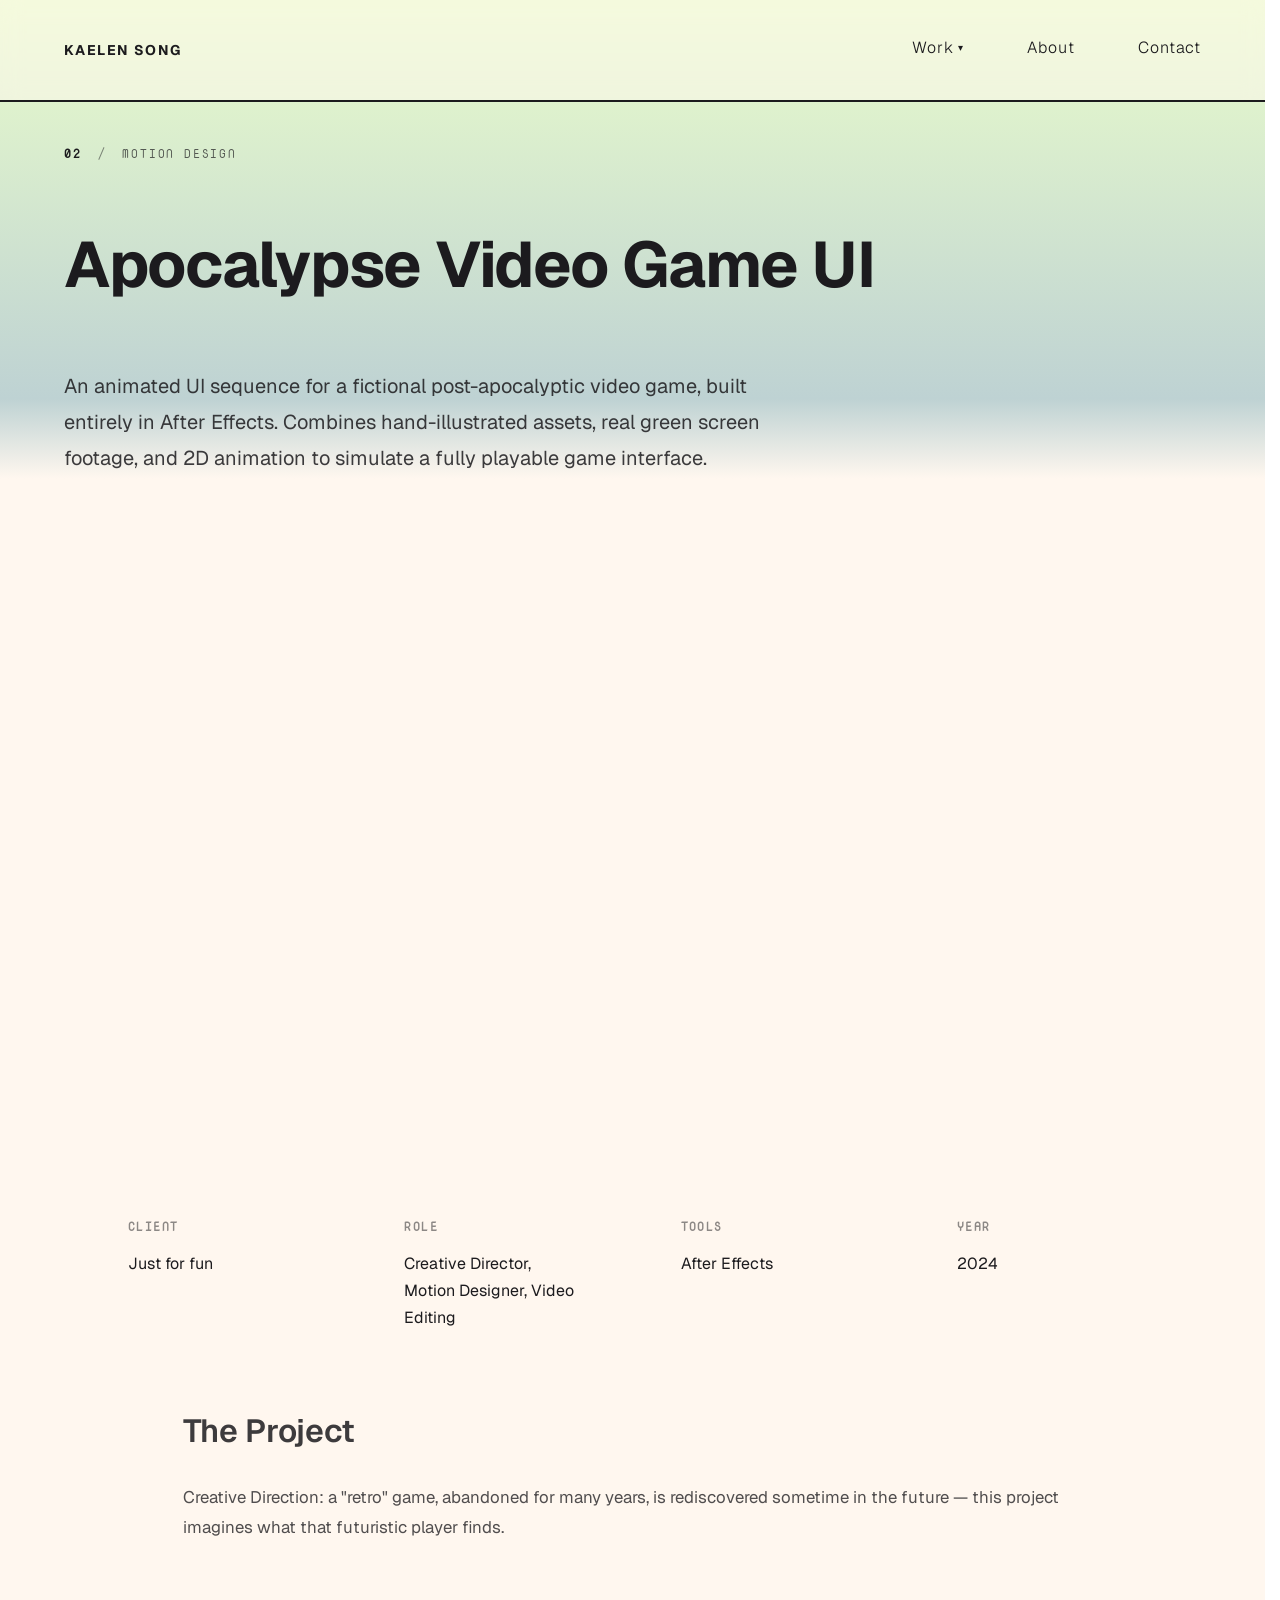
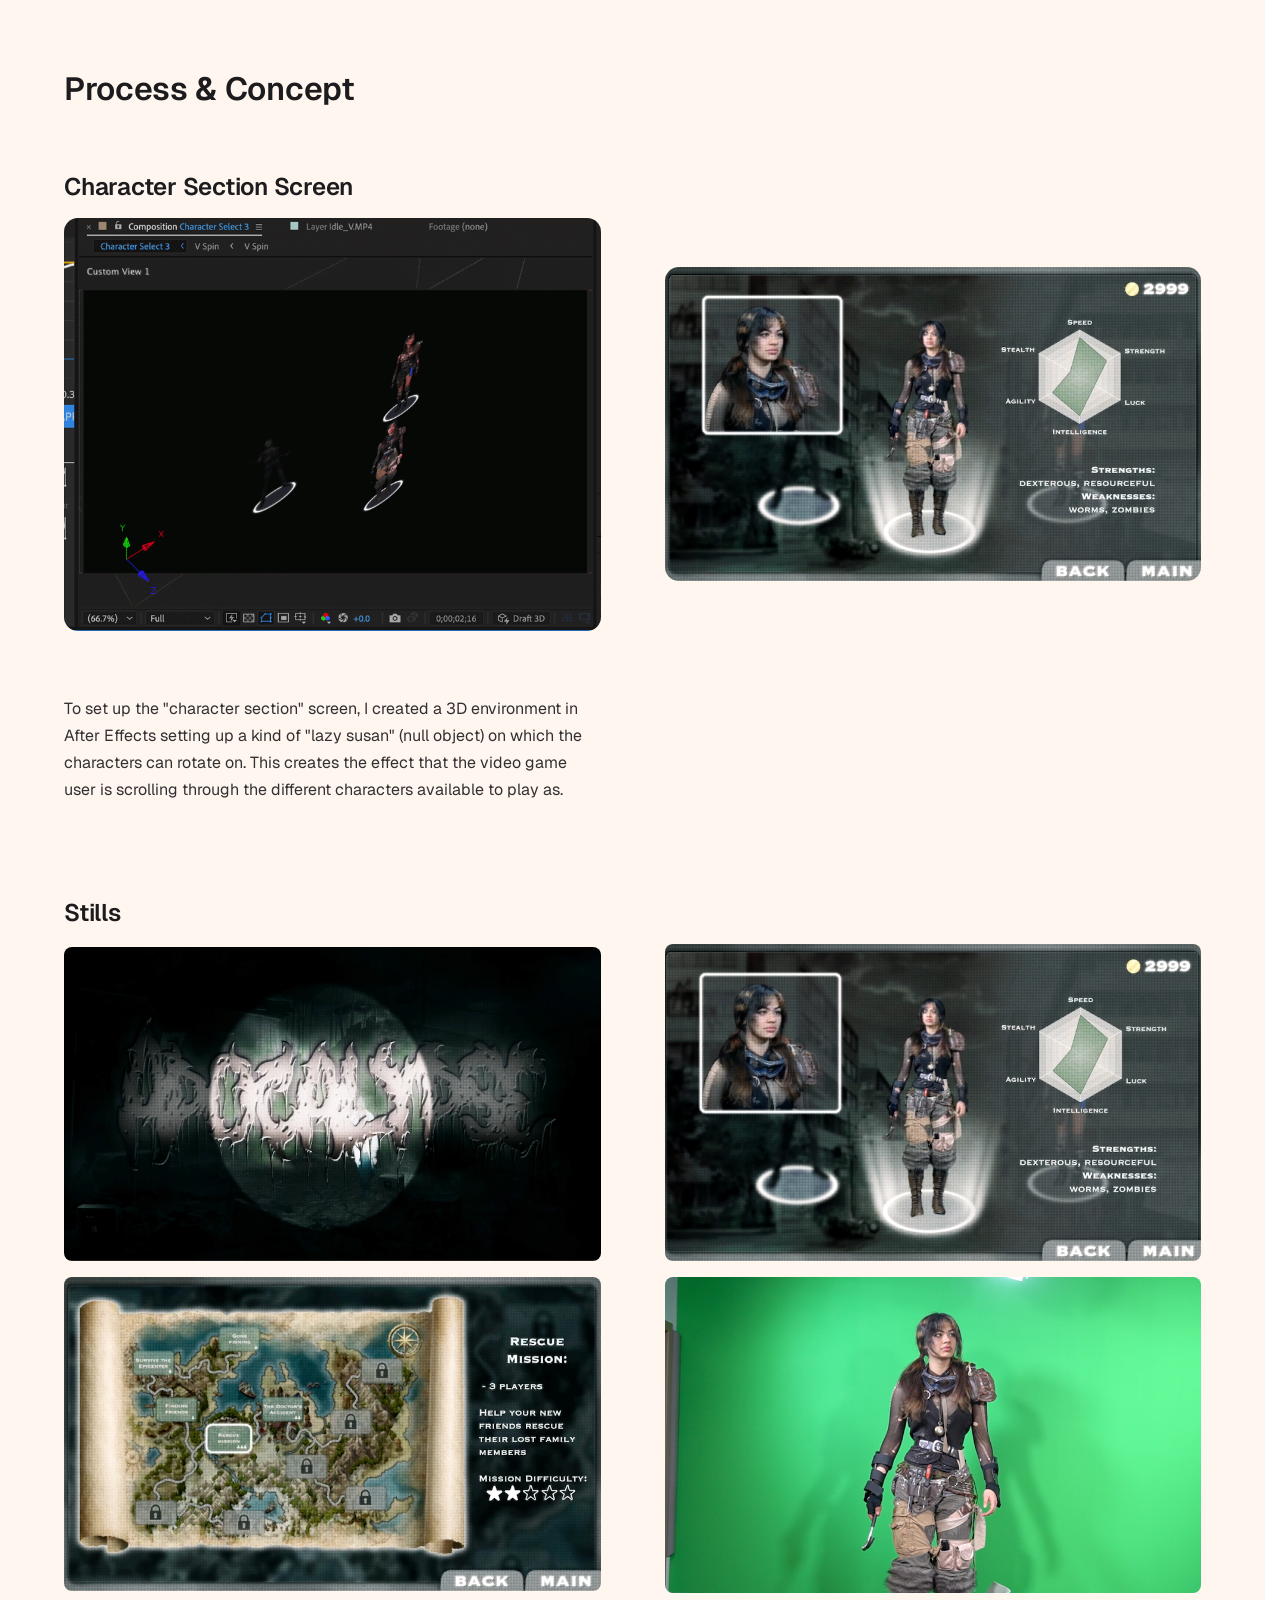
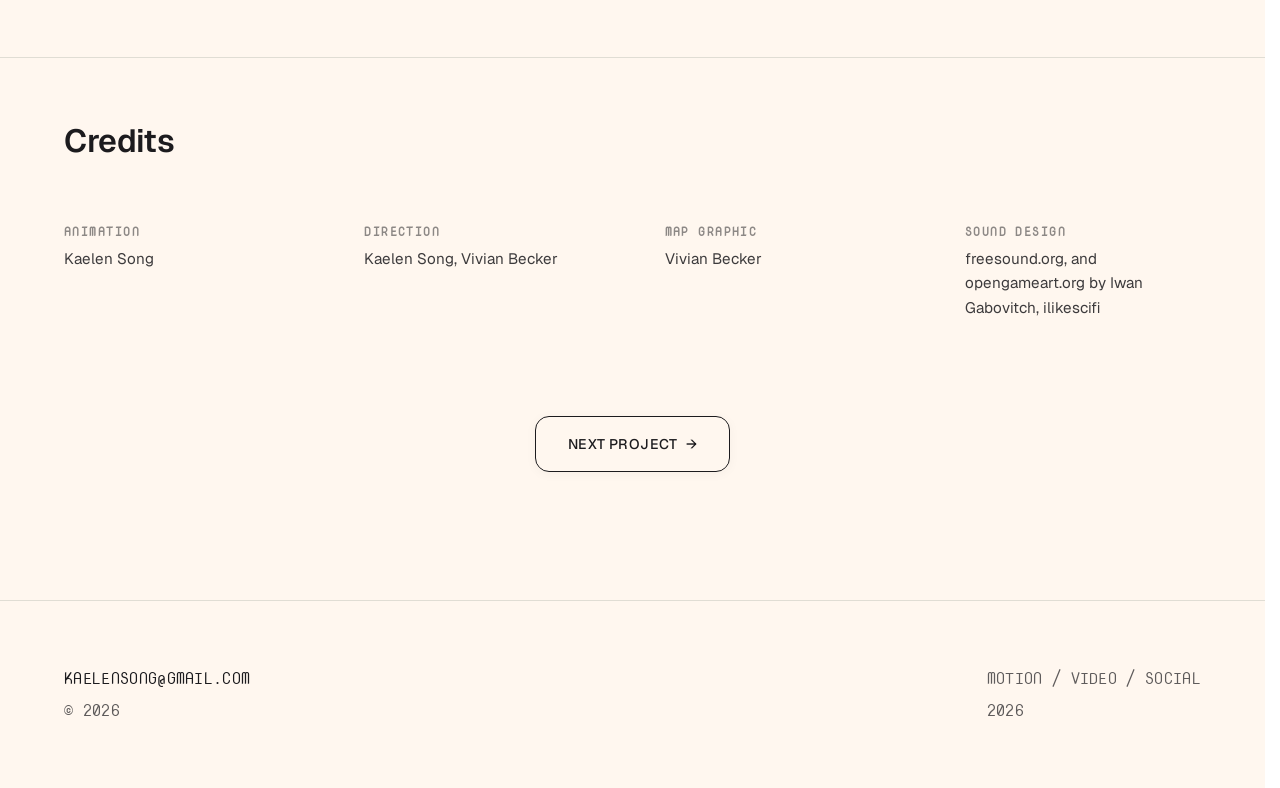
<file: projects/apocalypse.html>
<!DOCTYPE html>
<!-- apocalypse.html -->
<html lang="en">
<head>
    <meta charset="UTF-8">
    <meta name="viewport" content="width=device-width, initial-scale=1.0">
    <title>Apocalypse Video Game UI — Kaelen Song</title>
    <link rel="stylesheet" href="../style/style.css">
    <link href="https://fonts.googleapis.com/css2?family=Geist:wght@400;500;600;700&family=Nova+Mono&display=swap" rel="stylesheet">
    <link rel="preconnect" href="https://fonts.googleapis.com">
    <link rel="preconnect" href="https://fonts.gstatic.com" crossorigin>
    <link href="https://fonts.googleapis.com/css2?family=Average+Sans&display=swap" rel="stylesheet">
    <link rel="icon" type="image/png" href="../images/favicon.png">
</head>
<body class="project-page">
    <!-- Navigation -->
    <nav class="navigation">
        <div class="nav-container">
            <div class="nav-left">
                <a href="/" class="nav-logo">KAELEN SONG</a>
            </div>
            <div class="nav-right">
                <button class="hamburger" id="hamburger">
                    <span></span>
                    <span></span>
                </button>
                <ul class="nav-menu" id="navMenu">
                    <li class="nav-item dropdown">
                        <a href="/#work" class="nav-link dropdown-toggle" id="workDropdownToggle" aria-expanded="false">
                            Work <span class="dropdown-arrow">▾</span>
                        </a>
                        <ul class="dropdown-menu">
                            <li><a href="/#work" class="dropdown-item">Video / Motion</a></li>
                            <li><a href="/#social" class="dropdown-item">Social</a></li>
                        </ul>
                    </li>
                    <li><a href="/#about" class="nav-link">About</a></li>
                    <li><a href="/#contact" class="nav-link">Contact</a></li>
                </ul>
            </div>
        </div>
        
        <div class="horiz-line">
            <ul class="dot-container">
                <!-- <li class="dot"><a href=""></a></li> -->
            </ul>
        </div>
    </nav>

    

    <main>
        <!-- Project Hero -->
        <section class="project-hero">
            <div class="project-hero-content">
                <div class="project-hero-label">
                    <span class="label-number">02</span>
                    <span class="label-divider">/</span>
                    <span class="label-category">Motion Design</span>
                </div>
                <h1 class="project-hero-title">Apocalypse Video Game UI</h1>
                <p class="project-hero-subtitle">An animated UI sequence for a fictional post-apocalyptic video game, built entirely in After Effects. Combines hand-illustrated assets, real green screen footage, and 2D animation to simulate a fully playable game interface.</p>
            </div>
        </section>

        <!-- Project Media -->
        <section class="project-media">
            <div class="media-container">
                <div class="video-embed-wrapper" style="position: relative; padding-bottom: 56.25%; height: 0; overflow: hidden; max-width: 100%;">
                    <iframe 
                        src="https://www.youtube-nocookie.com/embed/LTk4ZbJ1Zyc" 
                        title="Apocalypse Video Game UI"
                        style="position: absolute; top: 0; left: 0; width: 100%; height: 100%; border: 0;"
                        allow="accelerometer; autoplay; clipboard-write; encrypted-media; gyroscope; picture-in-picture" 
                        allowfullscreen>
                    </iframe>
                </div>
            </div>
        </section>

        <!-- Project Information -->
        <section class="project-info-section">
            <div class="info-grid">
                <div class="info-item">
                    <h4 class="info-label">Client</h4>
                    <p>Just for fun</p>
                </div>
                <div class="info-item">
                    <h4 class="info-label">Role</h4>
                    <p>Creative Director, Motion Designer, Video Editing</p>
                </div>
                <div class="info-item">
                    <h4 class="info-label">Tools</h4>
                    <p>After Effects</p>
                </div>
                <div class="info-item">
                    <h4 class="info-label">Year</h4>
                    <p>2024</p>
                </div>
            </div>
        </section>

        <!-- The Project Background -->
        <section class="project-description">
            <div class="description-content">
                <h2 class="section-title">The Project</h2>
                <p class="description-text">
                    Creative Direction: a "retro" game, abandoned for many years, is rediscovered sometime in the future — this project imagines what that futuristic player finds.
                </p>
            </div>
        </section>

        <!-- Process & Concept (Blog Style) -->
        <section class="project-process">
            <div class="process-content">
                <h2 class="section-title">Process & Concept</h2>
                
                <div class="blog-posts">
                    <!-- Blog Post 1 -->
                    <article class="blog-item">
                        <h3 class="blog-title">Character Section Screen</h3>
                        <div class="blog-body">
                            <div class="blog-visual">
                                <img src="/images/apocLazySusan.gif" alt="Apocalypse UI concept 3">
                            </div>
                            <div class="blog-visual">
                                <img src="/images/apoc3.png" alt="Apocalypse UI concept 3">
                            </div>
                            <div class="blog-text">
                                <p>To set up the "character section" screen, I created a 3D environment in After Effects setting up a kind of "lazy susan" (null object) 
                                    on which the characters can rotate on. This creates the effect that the video game user is scrolling through the different characters available to play as.
                                </p>
                            </div>
                        </div>
                    </article>
                    <article class="blog-item">
                        <h3 class="blog-title">Stills</h3>
                        <div class="blog-body">
                            <div class="blog-visual image-grid-2x1">
                                <img src="/images/apoc1.png" alt="Apocalypse UI concept 1">
                                <img src="/images/apoc2.png" alt="Apocalypse UI concept 2">
                            </div>
                            <div class="blog-visual image-grid-2x1">
                                <img src="/images/apoc3.png" alt="Apocalypse UI concept 3">
                                <img src="/images/apoc4.png" alt="Apocalypse UI concept 4">
                            </div>
                        </div>
                    </article>
                </div>
            </div>
        </section>

        <!-- Credits Section -->
        <section class="project-credits">
            <div class="credits-content">
                <h2 class="section-title">Credits</h2>
                <div class="credits-grid">
                    <div class="credit-item">
                        <h4 class="info-label">Animation</h4>
                        <p>Kaelen Song</p>
                    </div>
                    <div class="credit-item">
                        <h4 class="info-label">Direction</h4>
                        <p>Kaelen Song, Vivian Becker</p>
                    </div>
                    <div class="credit-item">
                        <h4 class="info-label">Map Graphic</h4>
                        <p>Vivian Becker</p>
                    </div>
                    <div class="credit-item">
                        <h4 class="info-label">Sound Design</h4>
                        <p>freesound.org, and opengameart.org by Iwan Gabovitch, ilikescifi</p>
                    </div>
                </div>
            </div>
        </section>

        <!-- Next Project Navigation -->
        <section class="project-navigation">
            <a href="mass-starvation.html" class="next-project">
                <span>Next Project</span>
                <span class="arrow">→</span>
            </a>
        </section>
    </main>

    <!-- Footer -->
    <footer class="footer">
        <div class="footer-content">
            <div class="footer-left">
                <p class="footer-email">kaelensong@gmail.com</p>
                <p class="footer-name">© 2026</p>
            </div>
            <div class="footer-right">
                <p class="footer-services">Motion / Video / Social</p>
                <p class="footer-year">2026</p>
            </div>
        </div>
    </footer>

    <script src="../js/main.js"></script>
</body>
</html>
</file>
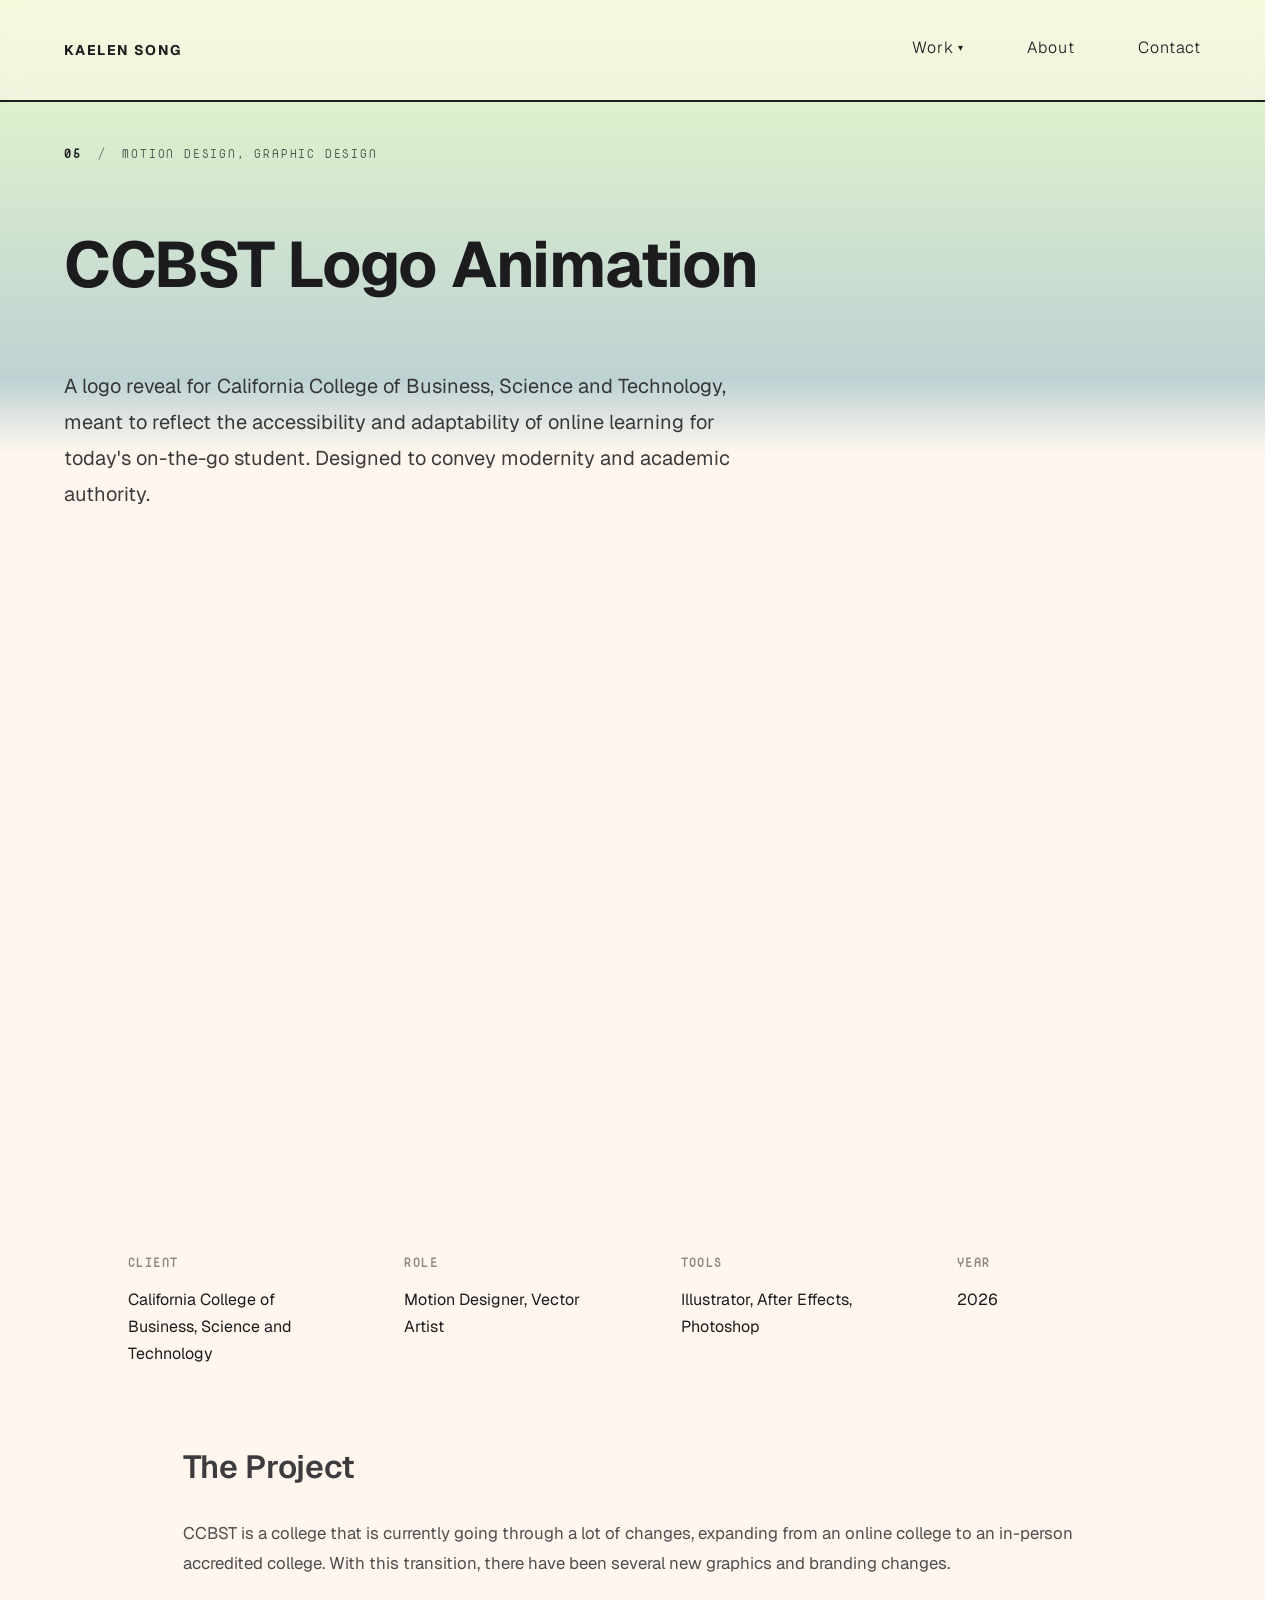
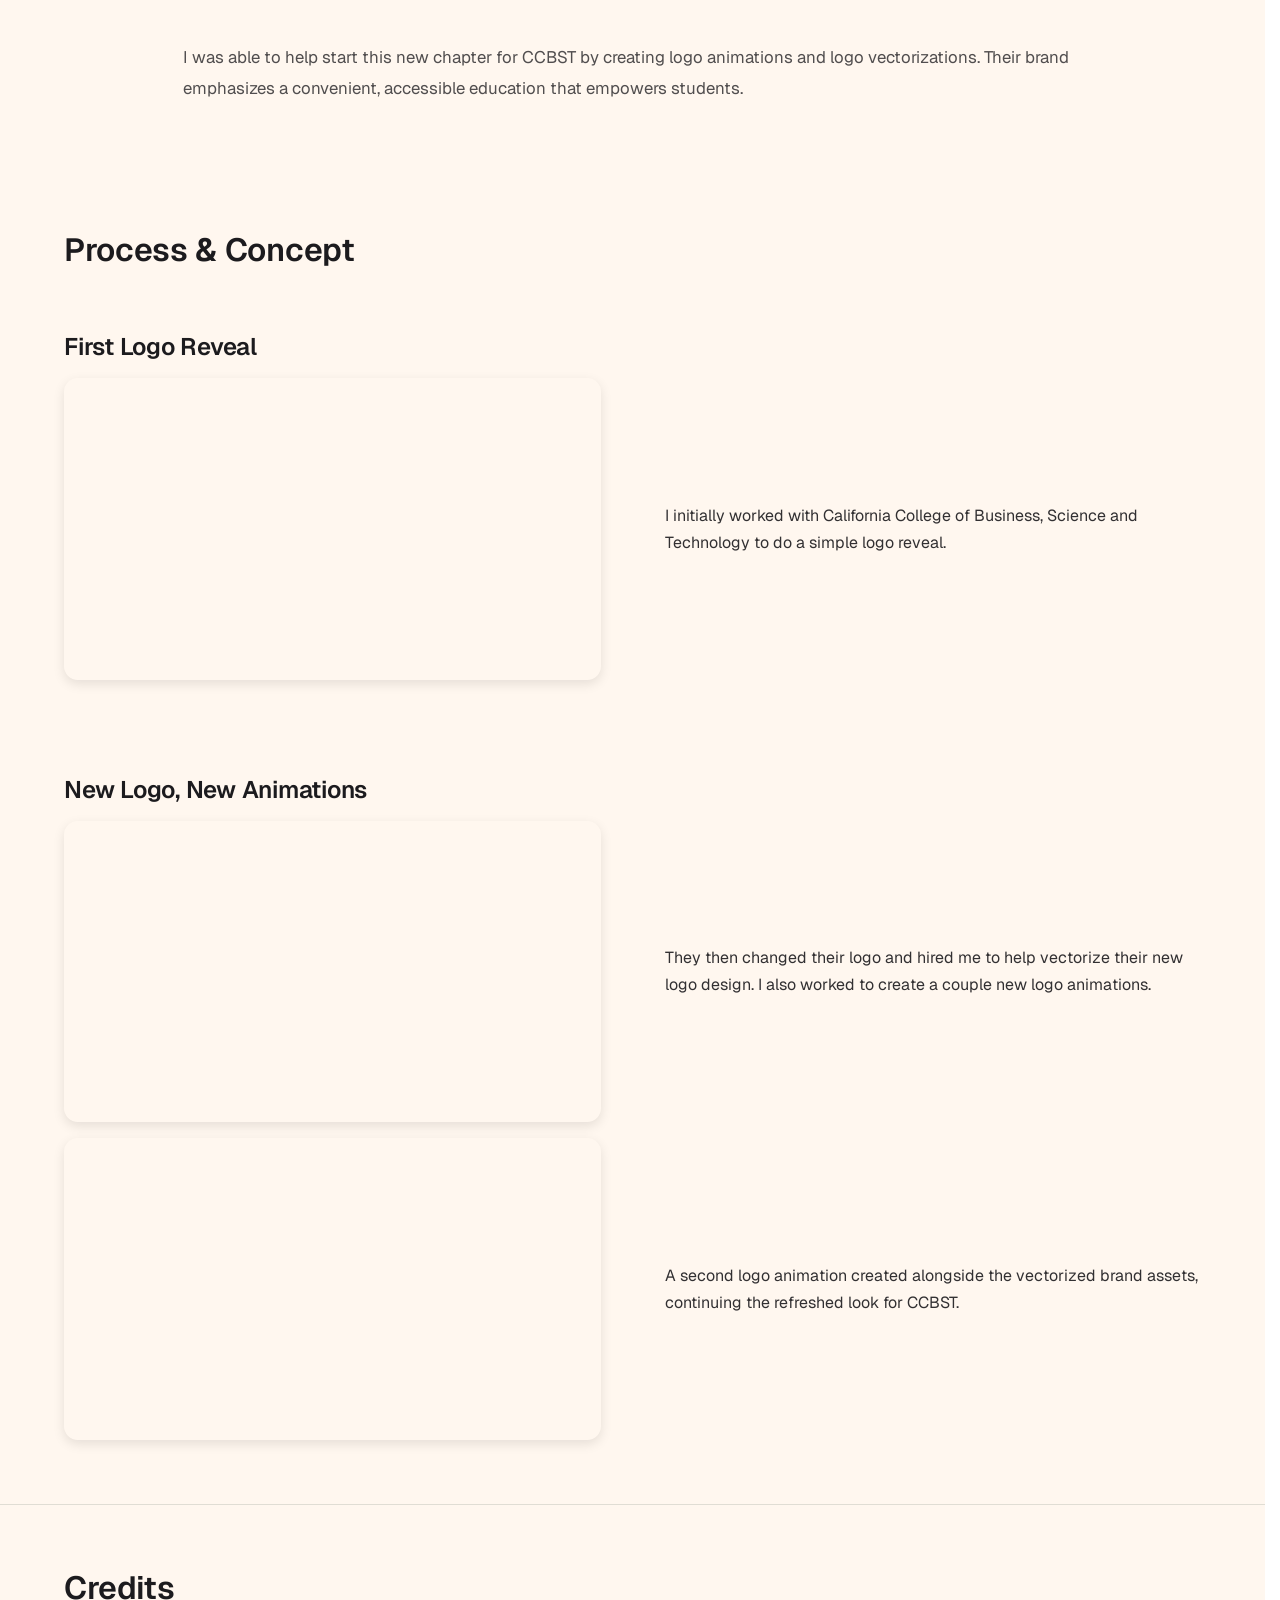
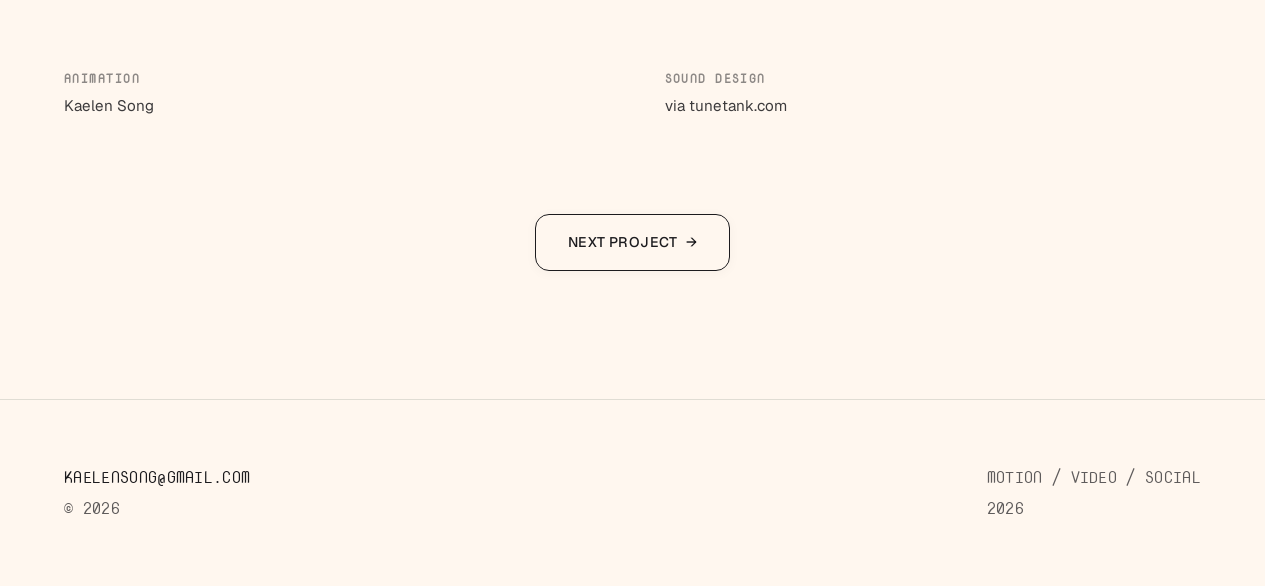
<file: projects/ccbst.html>
<!DOCTYPE html>
<!-- ccbst.html -->
<html lang="en">
<head>
    <meta charset="UTF-8">
    <meta name="viewport" content="width=device-width, initial-scale=1.0">
    <title>CCBST Logo Animation — Kaelen Song</title>
    <link rel="stylesheet" href="../style/style.css">
    <link href="https://fonts.googleapis.com/css2?family=Geist:wght@400;500;600;700&family=Nova+Mono&display=swap" rel="stylesheet">
    <link rel="preconnect" href="https://fonts.googleapis.com">
    <link rel="preconnect" href="https://fonts.gstatic.com" crossorigin>
    <link href="https://fonts.googleapis.com/css2?family=Average+Sans&display=swap" rel="stylesheet">
    <link rel="icon" type="image/png" href="../images/favicon.png">
</head>
<body class="project-page">
    <!-- Navigation -->
    <nav class="navigation">
        <div class="nav-container">
            <div class="nav-left">
                <a href="/" class="nav-logo">KAELEN SONG</a>
            </div>
            <div class="nav-right">
                <button class="hamburger" id="hamburger">
                    <span></span>
                    <span></span>
                </button>
                <ul class="nav-menu" id="navMenu">
                    <li class="nav-item dropdown">
                        <a href="/#work" class="nav-link dropdown-toggle" id="workDropdownToggle" aria-expanded="false">
                            Work <span class="dropdown-arrow">▾</span>
                        </a>
                        <ul class="dropdown-menu">
                            <li><a href="/#work" class="dropdown-item">Video / Motion</a></li>
                            <li><a href="/#social" class="dropdown-item">Social</a></li>
                        </ul>
                    </li>
                    <li><a href="/#about" class="nav-link">About</a></li>
                    <li><a href="/#contact" class="nav-link">Contact</a></li>
                </ul>
            </div>
        </div>
        <div class="horiz-line">
            <ul class="dot-container">
                <!-- <li class="dot"><a href=""></a></li> -->
            </ul>
        </div>
    </nav>

    <main>
        <!-- Project Hero -->
        <section class="project-hero">
            <div class="project-hero-content">
                <div class="project-hero-label">
                    <span class="label-number">05</span>
                    <span class="label-divider">/</span>
                    <span class="label-category">Motion Design, Graphic Design</span>
                </div>
                <h1 class="project-hero-title">CCBST Logo Animation</h1>
                <p class="project-hero-subtitle">A logo reveal for California College of Business, Science and Technology, meant to reflect the accessibility and adaptability of online learning for today's on-the-go student. Designed to convey modernity and academic authority.</p>
            </div>
        </section>

        <!-- Project Media -->
        <section class="project-media">
            <div class="media-container">
                <div class="video-embed-wrapper" style="position: relative; padding-bottom: 56.25%; height: 0; overflow: hidden; max-width: 100%;">
                    <iframe 
                        src="https://www.youtube-nocookie.com/embed/sAM9ZlEVvhE" 
                        title="CCBST Motion Design and Graphics work"
                        style="position: absolute; top: 0; left: 0; width: 100%; height: 100%; border: 0;"
                        allow="accelerometer; autoplay; clipboard-write; encrypted-media; gyroscope; picture-in-picture" 
                        allowfullscreen>
                    </iframe>
                </div>
            </div>
        </section>

        <!-- Project Information -->
        <section class="project-info-section">
            <div class="info-grid">
                <div class="info-item">
                    <h4 class="info-label">Client</h4>
                    <p><a href="https://ccbstcollege.com/" target="_blank" rel="noopener noreferrer">California College of Business, Science and Technology</a></p>
                </div>
                <div class="info-item">
                    <h4 class="info-label">Role</h4>
                    <p>Motion Designer, Vector Artist</p>
                </div>
                <div class="info-item">
                    <h4 class="info-label">Tools</h4>
                    <p>Illustrator, After Effects, Photoshop</p>
                </div>
                <div class="info-item">
                    <h4 class="info-label">Year</h4>
                    <p>2026</p>
                </div>
            </div>
        </section>

        <!-- The Project Background -->
        <section class="project-description">
            <div class="description-content">
                <h2 class="section-title">The Project</h2>
                <p class="description-text">
                    CCBST is a college that is currently going through a lot of changes, expanding from an online college to an in-person accredited college. With this transition, there have been several new graphics and branding changes.
                </p>
                <p class="description-text">
                    I was able to help start this new chapter for CCBST by creating logo animations and logo vectorizations. Their brand emphasizes a convenient, accessible education that empowers students.
                </p>
            </div>
        </section>

        <!-- Process & Concept (Blog Style) -->
        <section class="project-process">
            <div class="process-content">
                <h2 class="section-title">Process & Concept</h2>
                
                <div class="blog-posts">
                    <!-- Blog Post 1 -->
                    <article class="blog-item">
                        <h3 class="blog-title">First Logo Reveal</h3>
                        <div class="blog-body">
                            <div class="blog-visual">
                                <iframe 
                                    src="https://www.youtube.com/embed/sAM9ZlEVvhE" 
                                    title="CCBST Logo Reveal" 
                                    frameborder="0" 
                                    allow="accelerometer; autoplay; clipboard-write; encrypted-media; gyroscope; picture-in-picture; web-share" 
                                    referrerpolicy="strict-origin-when-cross-origin" 
                                    allowfullscreen>
                                </iframe>
                            </div>
                            <div class="blog-text">
                                <p>I initially worked with California College of Business, Science and Technology to do a simple logo reveal.</p>
                            </div>
                        </div>
                    </article>

                    <!-- Blog Post 2 -->
                    <article class="blog-item">
                        <h3 class="blog-title">New Logo, New Animations</h3>
                        <div class="blog-body">
                            <div class="blog-visual">
                                <iframe 
                                    src="https://www.youtube.com/embed/ufTRGi-s8-A" 
                                    title="CCBST New Logo Animation 1" 
                                    frameborder="0" 
                                    allow="accelerometer; autoplay; clipboard-write; encrypted-media; gyroscope; picture-in-picture; web-share" 
                                    referrerpolicy="strict-origin-when-cross-origin" 
                                    allowfullscreen>
                                </iframe>
                            </div>
                            <div class="blog-text">
                                <p>They then changed their logo and hired me to help vectorize their new logo design. I also worked to create a couple new logo animations.</p>
                            </div>
                        </div>
                        <div class="blog-body">
                            <div class="blog-visual">
                                <iframe 
                                    src="https://www.youtube.com/embed/FF7F9pl5PeQ" 
                                    title="CCBST New Logo Animation 2" 
                                    frameborder="0" 
                                    allow="accelerometer; autoplay; clipboard-write; encrypted-media; gyroscope; picture-in-picture; web-share" 
                                    referrerpolicy="strict-origin-when-cross-origin" 
                                    allowfullscreen>
                                </iframe>
                            </div>
                            <div class="blog-text">
                                <p>A second logo animation created alongside the vectorized brand assets, continuing the refreshed look for CCBST.</p>
                            </div>
                        </div>
                    </article>
                </div>
            </div>
        </section>

        <!-- Credits Section -->
        <section class="project-credits">
            <div class="credits-content">
                <h2 class="section-title">Credits</h2>
                <div class="credits-grid">
                    <div class="credit-item">
                        <h4 class="info-label">Animation</h4>
                        <p>Kaelen Song</p>
                    </div>
                    <div class="credit-item">
                        <h4 class="info-label">Sound Design</h4>
                        <p>via tunetank.com</p>
                    </div>
                </div>
            </div>
        </section>

        <!-- Next Project Navigation -->
        <section class="project-navigation">
            <a href="stepping-stones.html" class="next-project">
                <span>Next Project</span>
                <span class="arrow">→</span>
            </a>
        </section>
    </main>

    <!-- Footer -->
    <footer class="footer">
        <div class="footer-content">
            <div class="footer-left">
                <p class="footer-email">kaelensong@gmail.com</p>
                <p class="footer-name">© 2026</p>
            </div>
            <div class="footer-right">
                <p class="footer-services">Motion / Video / Social</p>
                <p class="footer-year">2026</p>
            </div>
        </div>
    </footer>

    <script src="../js/main.js"></script>
</body>
</html>
</file>
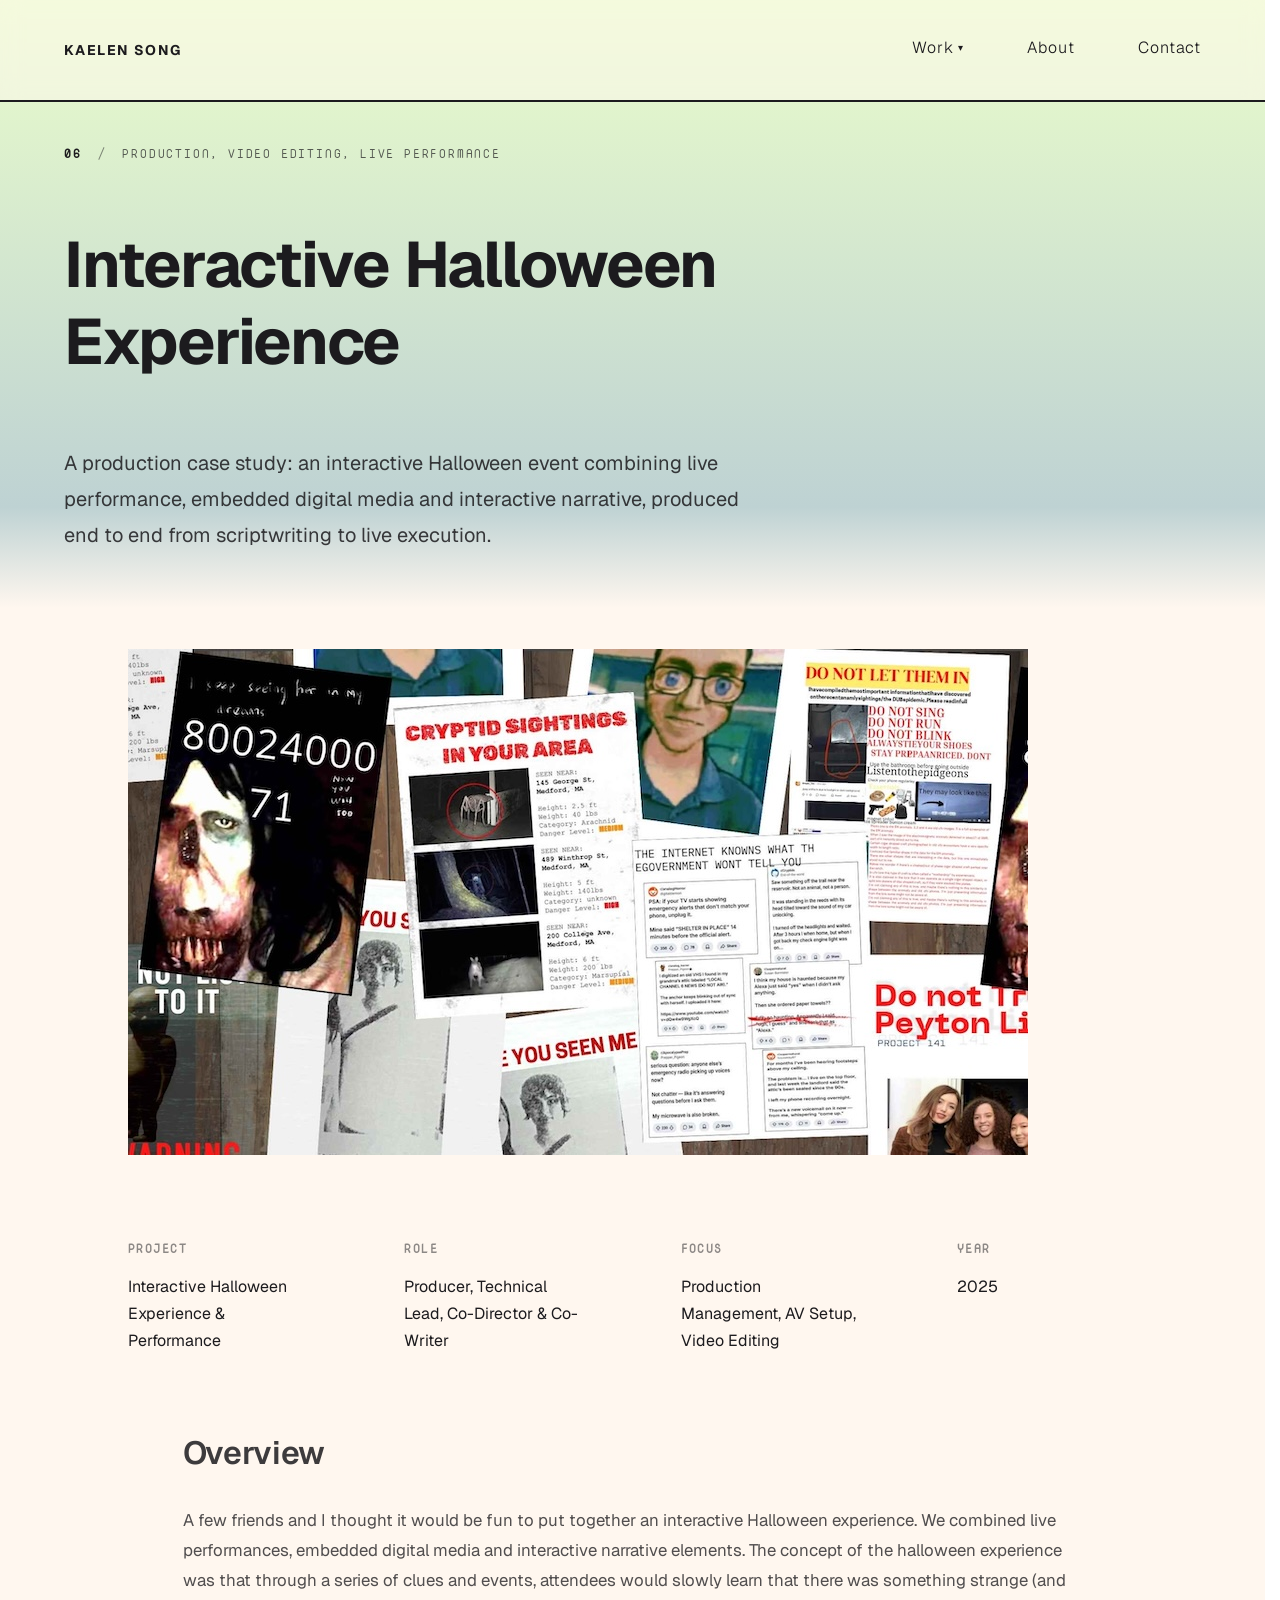
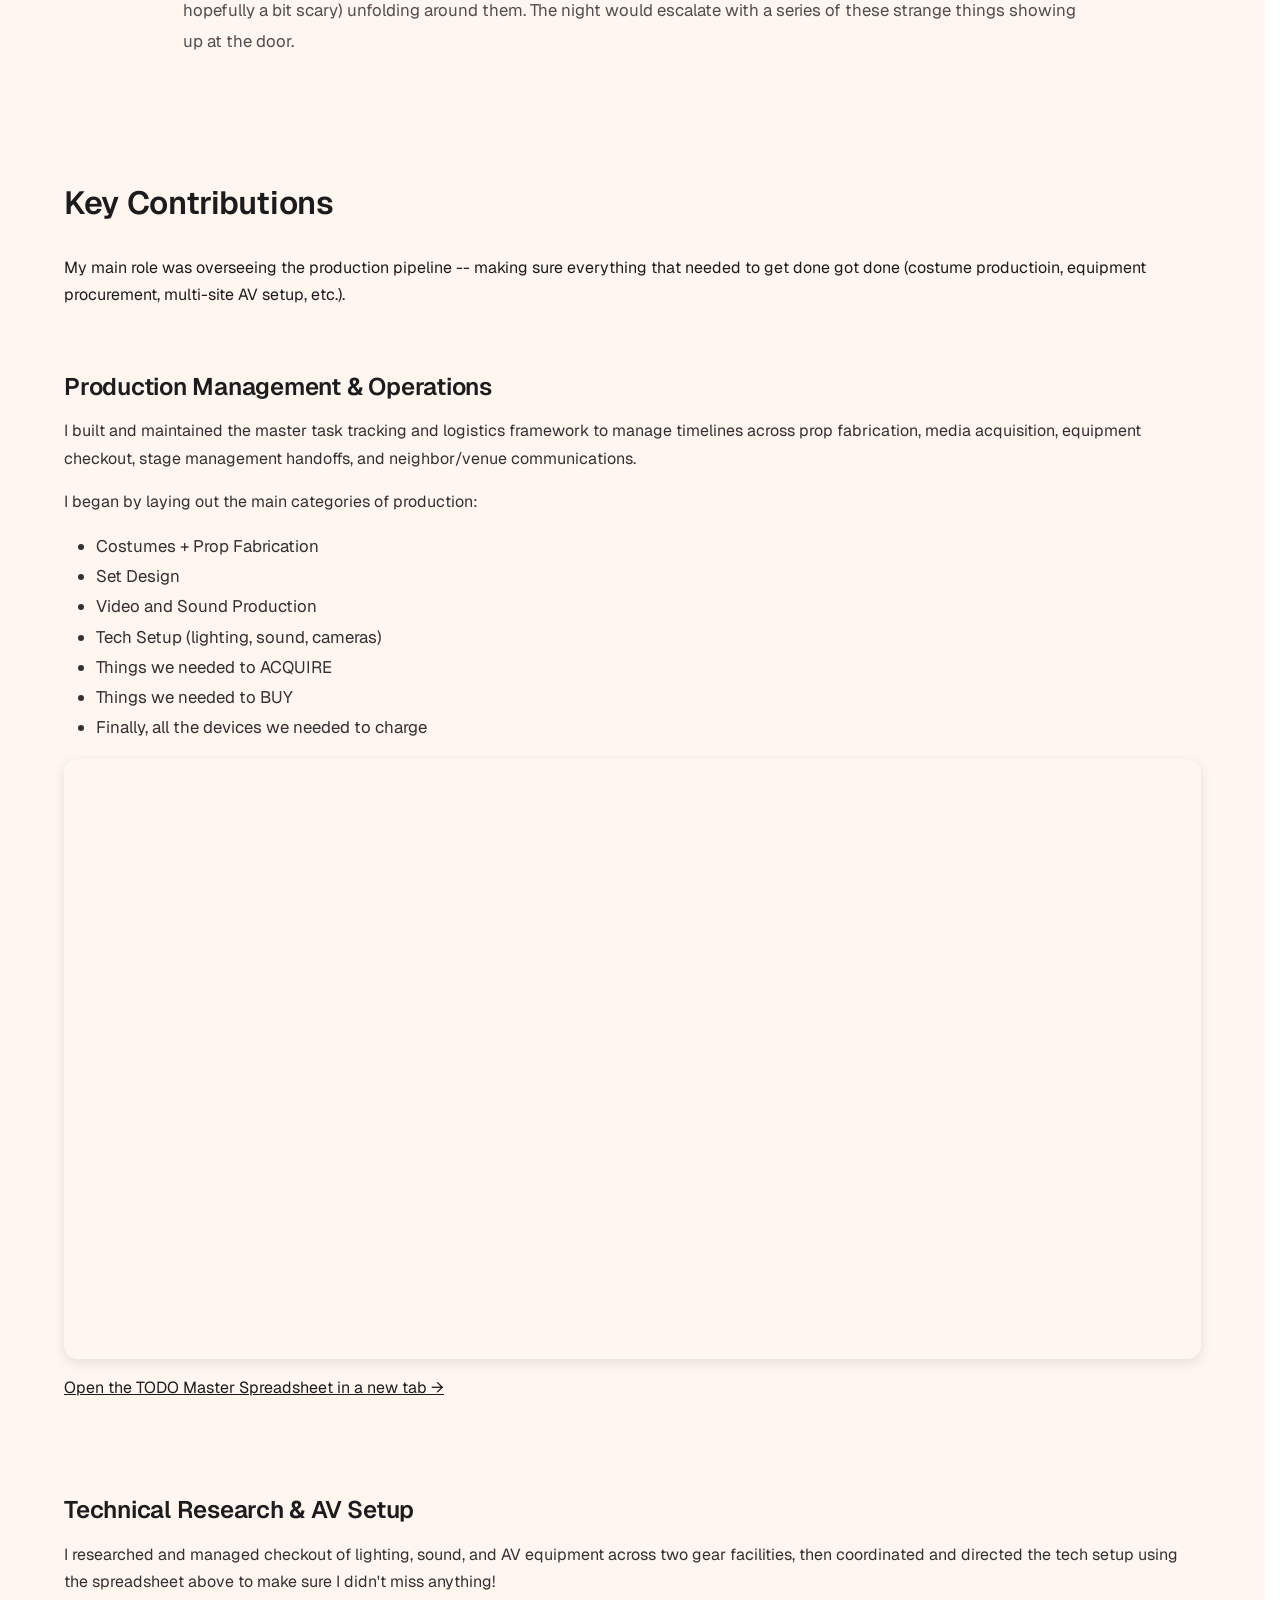
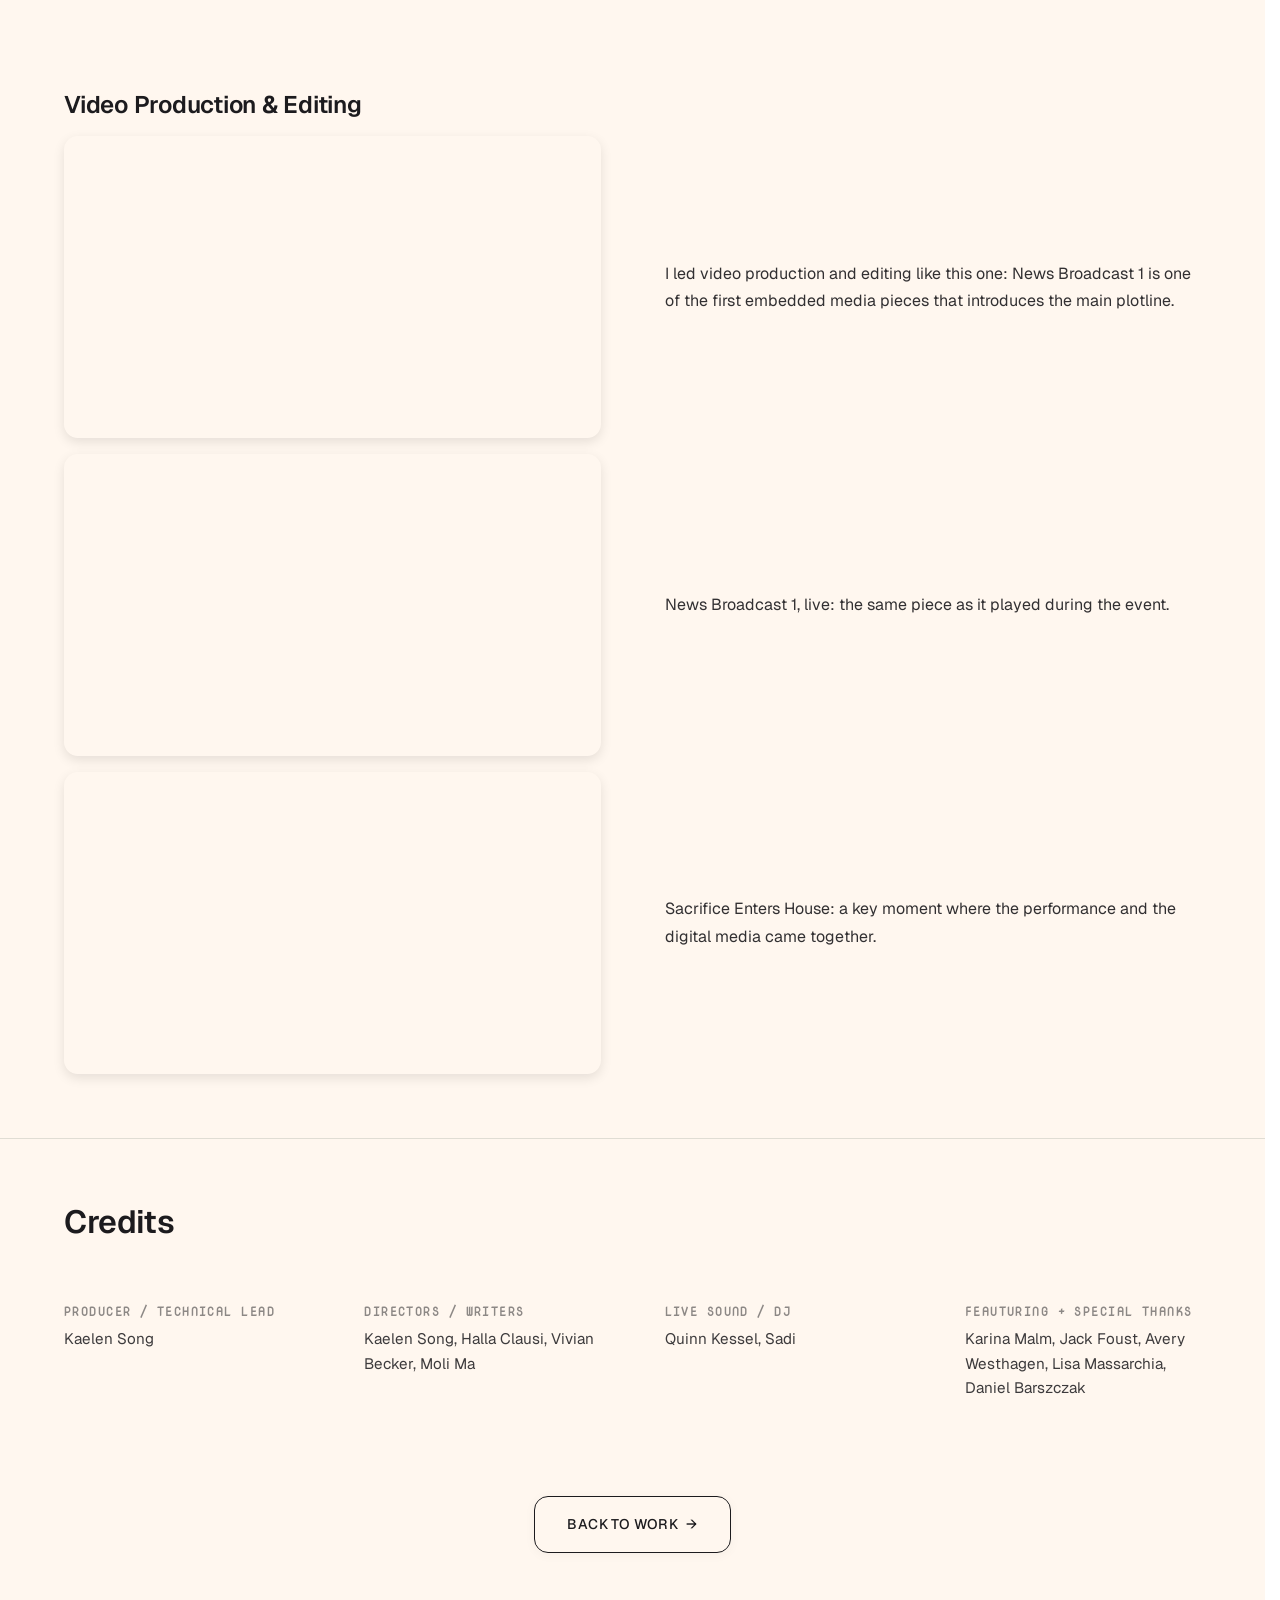
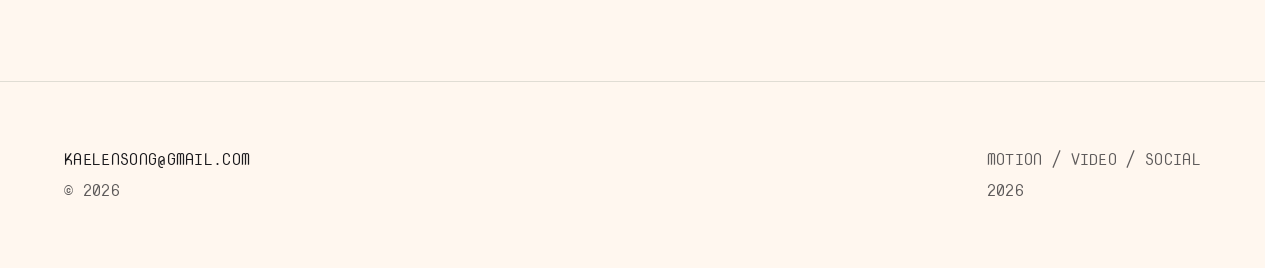
<file: projects/halloween.html>
<!DOCTYPE html>
<!-- halloween.html -->
<html lang="en">
<head>
    <meta charset="UTF-8">
    <meta name="viewport" content="width=device-width, initial-scale=1.0">
    <title>Interactive Halloween Experience — Kaelen Song</title>
    <link rel="stylesheet" href="../style/style.css">
    <link href="https://fonts.googleapis.com/css2?family=Geist:wght@400;500;600;700&family=Nova+Mono&display=swap" rel="stylesheet">
    <link rel="preconnect" href="https://fonts.googleapis.com">
    <link rel="preconnect" href="https://fonts.gstatic.com" crossorigin>
    <link href="https://fonts.googleapis.com/css2?family=Average+Sans&display=swap" rel="stylesheet">
    <link rel="icon" type="image/png" href="../images/favicon.png">
    <style>
        /* Page-specific: embedded spreadsheet */
        .sheet-embed {
            width: 100%;
            height: 600px;
            border: none;
            border-radius: var(--radius-lg);
            box-shadow: 0 4px 12px rgba(0, 0, 0, 0.1);
        }
        .sheet-link {
            display: inline-block;
            margin-top: var(--spacing-sm);
            text-decoration: underline;
        }
        .blog-body.stacked { grid-template-columns: 1fr; }
        @media (max-width: 768px) {
            .sheet-embed { height: 450px; }
        }
    </style>
</head>
<body class="project-page">
    <!-- Navigation -->
    <nav class="navigation">
        <div class="nav-container">
            <div class="nav-left">
                <a href="/" class="nav-logo">KAELEN SONG</a>
            </div>
            <div class="nav-right">
                <button class="hamburger" id="hamburger">
                    <span></span>
                    <span></span>
                </button>
                <ul class="nav-menu" id="navMenu">
                    <li class="nav-item dropdown">
                        <a href="/#work" class="nav-link dropdown-toggle" id="workDropdownToggle" aria-expanded="false">
                            Work <span class="dropdown-arrow">▾</span>
                        </a>
                        <ul class="dropdown-menu">
                            <li><a href="/#work" class="dropdown-item">Video / Motion</a></li>
                            <li><a href="/#social" class="dropdown-item">Social</a></li>
                        </ul>
                    </li>
                    <li><a href="/#about" class="nav-link">About</a></li>
                    <li><a href="/#contact" class="nav-link">Contact</a></li>
                </ul>
            </div>
        </div>
        <div class="horiz-line">
            <ul class="dot-container">
            </ul>
        </div>
    </nav>

    <main>
        <!-- Project Hero -->
        <section class="project-hero">
            <div class="project-hero-content">
                <div class="project-hero-label">
                    <span class="label-number">06</span>
                    <span class="label-divider">/</span>
                    <span class="label-category">Production, Video Editing, Live Performance</span>
                </div>
                <h1 class="project-hero-title">Interactive Halloween Experience</h1>
                <p class="project-hero-subtitle">A production case study: an interactive Halloween event combining live performance, embedded digital media and interactive narrative, produced end to end from scriptwriting to live execution.</p>
            </div>
        </section>

        <!-- Project Media -->
        <section class="project-media">
            <div class="media-container">
                <img src="/images/HalloweenCover.jpg" alt="Halloween Experience" class="project-media-image">
            </div>
        </section>

        <!-- Project Information -->
        <section class="project-info-section">
            <div class="info-grid">
                <div class="info-item">
                    <h4 class="info-label">Project</h4>
                    <p>Interactive Halloween Experience &amp; Performance</p>
                </div>
                <div class="info-item">
                    <h4 class="info-label">Role</h4>
                    <p>Producer, Technical Lead, Co-Director &amp; Co-Writer</p>
                </div>
                <div class="info-item">
                    <h4 class="info-label">Focus</h4>
                    <p>Production Management, AV Setup, Video Editing</p>
                </div>
                <div class="info-item">
                    <h4 class="info-label">Year</h4>
                    <p>2025</p>
                </div>
            </div>
        </section>

        <!-- The Project Background -->
        <section class="project-description">
            <div class="description-content">
                <h2 class="section-title">Overview</h2>
                <p class="description-text">
                    A few friends and I thought it would be fun to put together an interactive Halloween experience. We combined live performances, embedded digital media and interactive narrative elements.
                    The concept of the halloween experience was that through a series of clues and events, attendees would slowly learn that there was something strange (and hopefully a bit scary) unfolding
                    around them. The night would escalate with a series of these strange things showing up at the door. 
                </p>
            </div>
        </section>

        <!-- Key Contributions (Blog Style) -->
        <section class="project-process">
            <div class="process-content">
                <h2 class="section-title">Key Contributions</h2>
                <p>My main role was overseeing the production pipeline -- making sure everything that needed to get done got done (costume productioin, equipment procurement, multi-site AV setup, etc.).</p>
                <div class="blog-posts">
                    <!-- Contribution 1: Production Management -->
                    <article class="blog-item">
                        <h3 class="blog-title">Production Management &amp; Operations</h3>
                        <div class="blog-body stacked">
                            <div class="blog-text">
                                <p>I built and maintained the master task tracking and logistics framework to manage timelines across prop fabrication, media acquisition, equipment checkout, stage management handoffs, and neighbor/venue communications.</p>
                                <p>I began by laying out the main categories of production:</p>
                                <ul class="blog-list">
                                    <li>Costumes + Prop Fabrication</li>
                                    <li>Set Design</li>
                                    <li>Video and Sound Production</li>
                                    <li>Tech Setup (lighting, sound, cameras)</li>
                                    <li>Things we needed to ACQUIRE</li>
                                    <li>Things we needed to BUY</li>
                                    <li>Finally, all the devices we needed to charge</li>
                                </ul>
                            </div>
                        </div>
                        <div class="blog-body stacked">
                            <div class="blog-visual" style="flex-direction: column; align-items: stretch;">
                                <iframe
                                    class="sheet-embed"
                                    src="https://docs.google.com/spreadsheets/d/199TJnuTrvF0xdtQbOQ-UlfalH6qcxfln/preview"
                                    title="TODO Master Spreadsheet"
                                    loading="lazy">
                                </iframe>
                                <a class="sheet-link" href="https://docs.google.com/spreadsheets/d/199TJnuTrvF0xdtQbOQ-UlfalH6qcxfln/edit?usp=sharing&amp;ouid=116304233693403472313&amp;rtpof=true&amp;sd=true" target="_blank" rel="noopener noreferrer">Open the TODO Master Spreadsheet in a new tab →</a>
                            </div>
                        </div>
                    </article>

                    <!-- Contribution 2: Technical Research & AV -->
                    <article class="blog-item">
                        <h3 class="blog-title">Technical Research &amp; AV Setup</h3>
                        <div class="blog-body stacked">
                            <div class="blog-text">
                                <p>I researched and managed checkout of lighting, sound, and AV equipment across two gear facilities, then coordinated and directed the tech setup using the spreadsheet above to make sure I didn't miss anything!</p>
                            </div>
                        </div>
                    </article>

                    <!-- Contribution 3: Video Production -->
                    <article class="blog-item">
                        <h3 class="blog-title">Video Production &amp; Editing</h3>
                        <div class="blog-body">
                            <div class="blog-visual">
                                <iframe
                                    src="https://www.youtube.com/embed/X6iePsJrOjA"
                                    title="News Broadcast 1"
                                    frameborder="0"
                                    allow="accelerometer; autoplay; clipboard-write; encrypted-media; gyroscope; picture-in-picture; web-share"
                                    referrerpolicy="strict-origin-when-cross-origin"
                                    allowfullscreen>
                                </iframe>
                            </div>
                            <div class="blog-text">
                                <p>I led video production and editing like this one: News Broadcast 1 is one of the first embedded media pieces that introduces the main plotline.</p>
                            </div>
                        </div>
                        <div class="blog-body">
                            <div class="blog-visual">
                                <iframe
                                    src="https://www.youtube.com/embed/qPfTZyoqQEQ"
                                    title="News Broadcast 1 Live"
                                    frameborder="0"
                                    allow="accelerometer; autoplay; clipboard-write; encrypted-media; gyroscope; picture-in-picture; web-share"
                                    referrerpolicy="strict-origin-when-cross-origin"
                                    allowfullscreen>
                                </iframe>
                            </div>
                            <div class="blog-text">
                                <p>News Broadcast 1, live: the same piece as it played during the event.</p>
                            </div>
                        </div>
                        <div class="blog-body">
                            <div class="blog-visual">
                                <iframe
                                    src="https://www.youtube.com/embed/p48MDAAc6GY"
                                    title="Sacrifice Enters House"
                                    frameborder="0"
                                    allow="accelerometer; autoplay; clipboard-write; encrypted-media; gyroscope; picture-in-picture; web-share"
                                    referrerpolicy="strict-origin-when-cross-origin"
                                    allowfullscreen>
                                </iframe>
                            </div>
                            <div class="blog-text">
                                <p>Sacrifice Enters House: a key moment where the performance and the digital media came together.</p>
                            </div>
                        </div>
                    </article>
                </div>
            </div>
        </section>

        <!-- Credits Section -->
        <section class="project-credits">
            <div class="credits-content">
                <h2 class="section-title">Credits</h2>
                <div class="credits-grid">
                    <div class="credit-item">
                        <h4 class="info-label">Producer / Technical Lead</h4>
                        <p>Kaelen Song</p>
                    </div>
                    <div class="credit-item">
                        <h4 class="info-label">Directors / Writers</h4>
                        <p>Kaelen Song, Halla Clausi, Vivian Becker, Moli Ma</p>
                    </div>
                    <div class="credit-item">
                        <h4 class="info-label">Live Sound / DJ</h4>
                        <p>Quinn Kessel, Sadi</p>
                    </div>
                    <div class="credit-item">
                        <h4 class="info-label">Feauturing + Special Thanks</h4>
                        <p>Karina Malm, Jack Foust, Avery Westhagen, Lisa Massarchia, Daniel Barszczak</p>
                    </div>
                </div>
            </div>
        </section>

        <!-- Next Project Navigation -->
        <section class="project-navigation">
            <a href="/#work" class="next-project">
                <span>Back to Work</span>
                <span class="arrow">→</span>
            </a>
        </section>
    </main>

    <!-- Footer -->
    <footer class="footer">
        <div class="footer-content">
            <div class="footer-left">
                <p class="footer-email">kaelensong@gmail.com</p>
                <p class="footer-name">© 2026</p>
            </div>
            <div class="footer-right">
                <p class="footer-services">Motion / Video / Social</p>
                <p class="footer-year">2026</p>
            </div>
        </div>
    </footer>

    <script src="../js/main.js"></script>
</body>
</html>
</file>
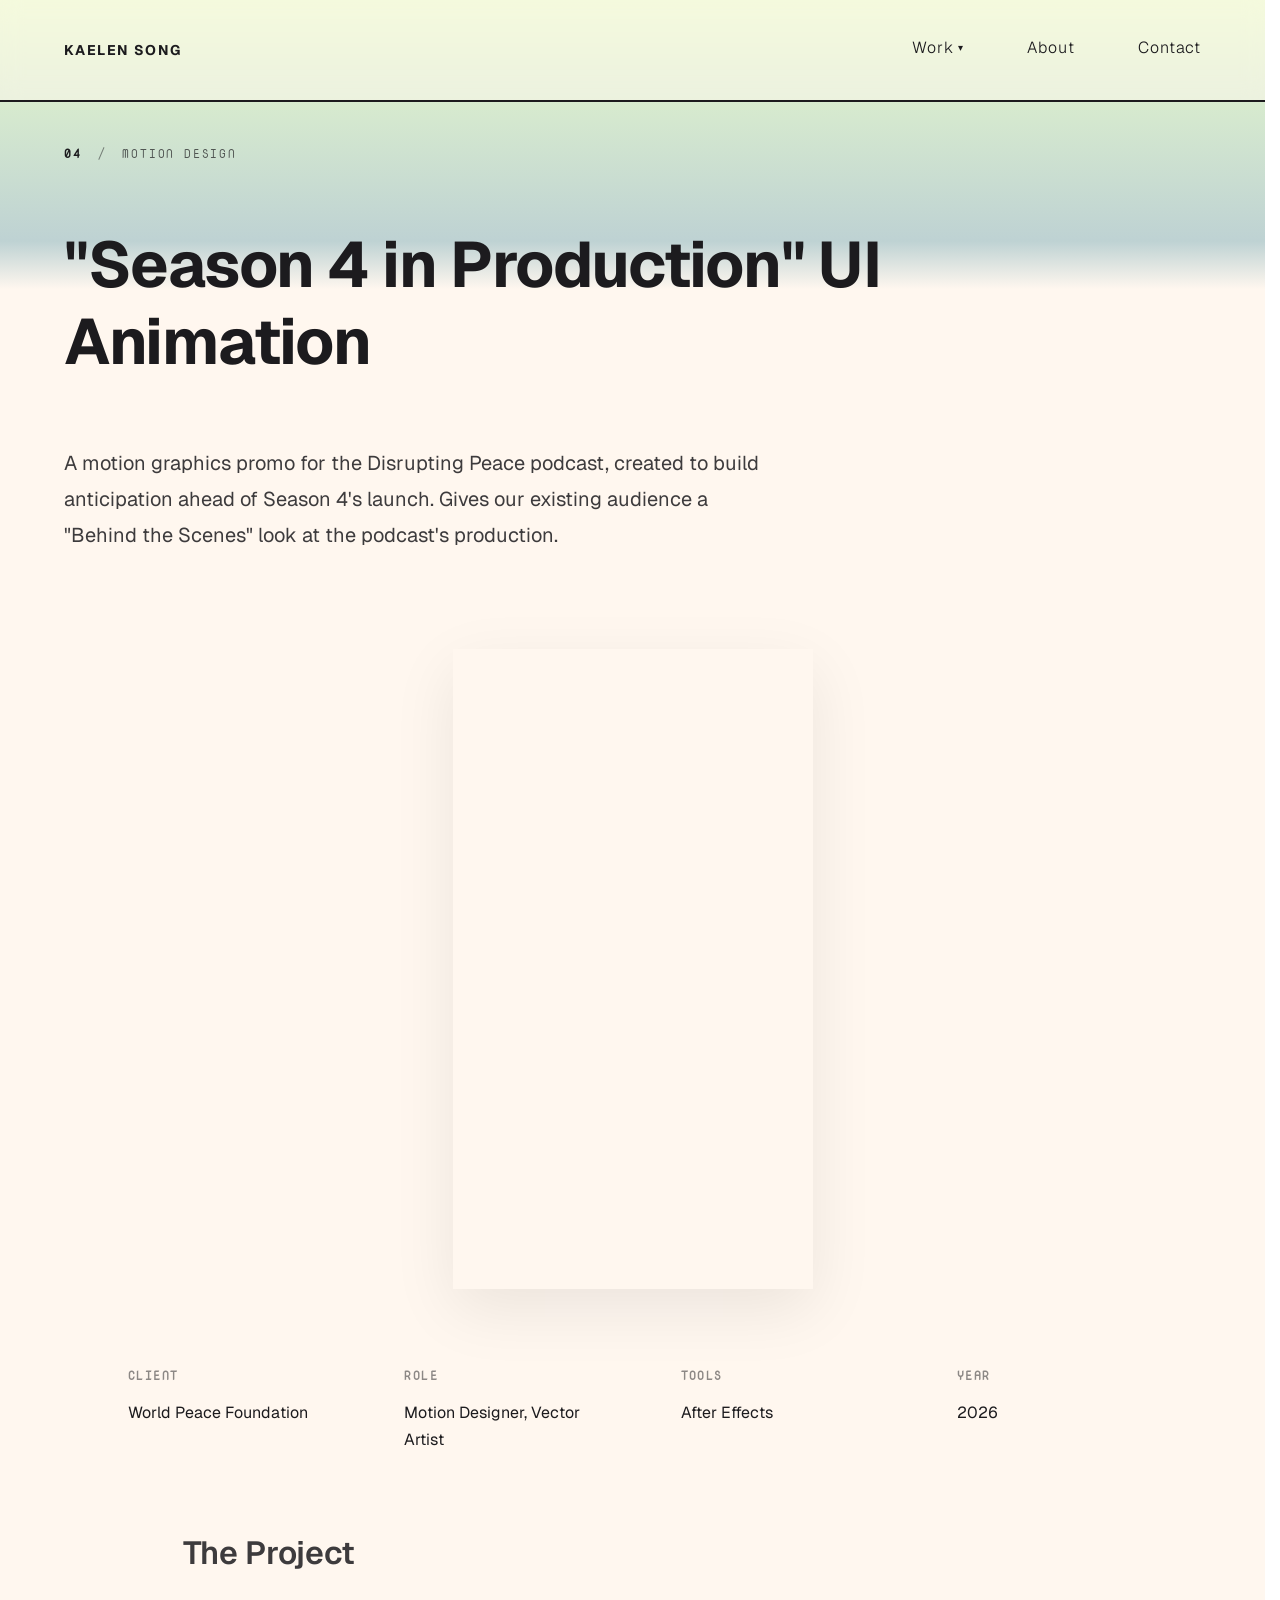
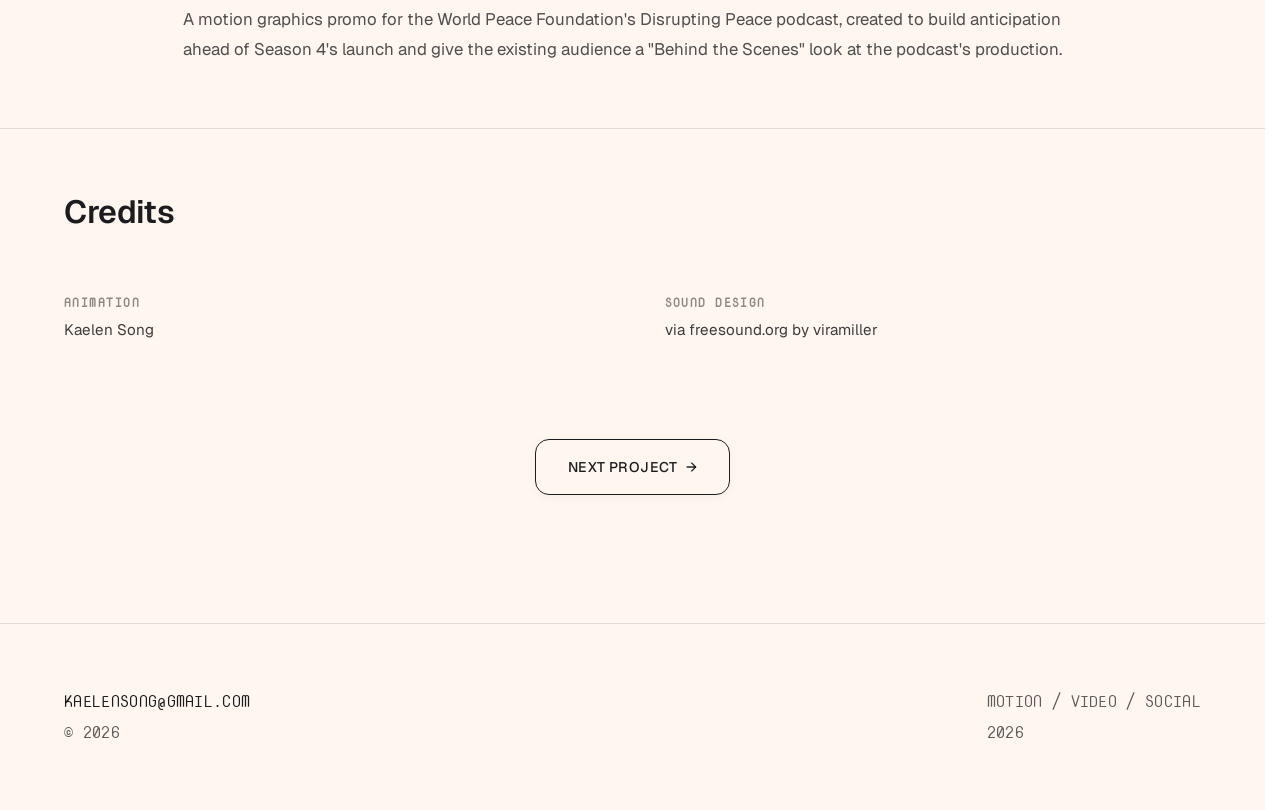
<file: projects/hype-builder.html>
<!DOCTYPE html>
<!-- hype-builder.html -->
<html lang="en">
<head>
    <meta charset="UTF-8">
    <meta name="viewport" content="width=device-width, initial-scale=1.0">
    <title>Podcast "Hype Builder" — Kaelen Song</title>
    <link rel="stylesheet" href="../style/style.css">
    <link href="https://fonts.googleapis.com/css2?family=Geist:wght@400;500;600;700&family=Nova+Mono&display=swap" rel="stylesheet">
    <link rel="preconnect" href="https://fonts.googleapis.com">
    <link rel="preconnect" href="https://fonts.gstatic.com" crossorigin>
    <link href="https://fonts.googleapis.com/css2?family=Average+Sans&display=swap" rel="stylesheet">
    <link rel="icon" type="image/png" href="../images/favicon.png">
</head>
<body class="project-page">
    <!-- Navigation -->
    <nav class="navigation">
        <div class="nav-container">
            <div class="nav-left">
                <a href="/" class="nav-logo">KAELEN SONG</a>
            </div>
            <div class="nav-right">
                <button class="hamburger" id="hamburger">
                    <span></span>
                    <span></span>
                </button>
                <ul class="nav-menu" id="navMenu">
                    <li class="nav-item dropdown">
                        <a href="/#work" class="nav-link dropdown-toggle" id="workDropdownToggle" aria-expanded="false">
                            Work <span class="dropdown-arrow">▾</span>
                        </a>
                        <ul class="dropdown-menu">
                            <li><a href="/#work" class="dropdown-item">Video / Motion</a></li>
                            <li><a href="/#social" class="dropdown-item">Social</a></li>
                        </ul>
                    </li>
                    <li><a href="/#about" class="nav-link">About</a></li>
                    <li><a href="/#contact" class="nav-link">Contact</a></li>
                </ul>
            </div>
        </div>
        <div class="horiz-line">
            <ul class="dot-container">
                <!-- <li class="dot"><a href=""></a></li> -->
            </ul>
        </div>
    </nav>

    <main>
        <!-- Project Hero -->
        <section class="project-hero">
            <div class="project-hero-content">
                <div class="project-hero-label">
                    <span class="label-number">04</span>
                    <span class="label-divider">/</span>
                    <span class="label-category">Motion Design</span>
                </div>
                <h1 class="project-hero-title">"Season 4 in Production" UI Animation</h1>
                <p class="project-hero-subtitle">A motion graphics promo for the Disrupting Peace podcast, created to build anticipation ahead of Season 4's launch. Gives our existing audience a "Behind the Scenes" look at the podcast's production.</p>
            </div>
        </section>

        <!-- Project Media -->
        <section class="project-media">
            <div class="media-container portrait">
                <iframe 
                    src="https://www.youtube-nocookie.com/embed/ofamtvx1Uu0" 
                    title="Season 4 in Production UI Animation"
                    allow="accelerometer; autoplay; clipboard-write; encrypted-media; gyroscope; picture-in-picture" 
                    allowfullscreen>
                </iframe>
            </div>
        </section>

        <!-- Project Information -->
        <section class="project-info-section">
            <div class="info-grid">
                <div class="info-item">
                    <h4 class="info-label">Client</h4>
                    <p><a href="https://worldpeacefoundation.org/" target="_blank" rel="noopener noreferrer">World Peace Foundation</a></p>
                </div>
                <div class="info-item">
                    <h4 class="info-label">Role</h4>
                    <p>Motion Designer, Vector Artist</p>
                </div>
                <div class="info-item">
                    <h4 class="info-label">Tools</h4>
                    <p>After Effects</p>
                </div>
                <div class="info-item">
                    <h4 class="info-label">Year</h4>
                    <p>2026</p>
                </div>
            </div>
        </section>

        <!-- The Project Background -->
        <section class="project-description">
            <div class="description-content">
                <h2 class="section-title">The Project</h2>
                <p class="description-text">
                    A motion graphics promo for the World Peace Foundation's Disrupting Peace podcast, created to build anticipation ahead of Season 4's launch and give the existing audience a "Behind the Scenes" look at the podcast's production.
                </p>
            </div>
        </section>

        <!-- Credits Section -->
        <section class="project-credits">
            <div class="credits-content">
                <h2 class="section-title">Credits</h2>
                <div class="credits-grid">
                    <div class="credit-item">
                        <h4 class="info-label">Animation</h4>
                        <p>Kaelen Song</p>
                    </div>
                    <div class="credit-item">
                        <h4 class="info-label">Sound Design</h4>
                        <p>via freesound.org by viramiller</p>
                    </div>
                </div>
            </div>
        </section>

        <!-- Next Project Navigation -->
        <section class="project-navigation">
            <a href="ccbst.html" class="next-project">
                <span>Next Project</span>
                <span class="arrow">→</span>
            </a>
        </section>
    </main>

    <!-- Footer -->
    <footer class="footer">
        <div class="footer-content">
            <div class="footer-left">
                <p class="footer-email">kaelensong@gmail.com</p>
                <p class="footer-name">© 2026</p>
            </div>
            <div class="footer-right">
                <p class="footer-services">Motion / Video / Social</p>
                <p class="footer-year">2026</p>
            </div>
        </div>
    </footer>

    <script src="../js/main.js"></script>
</body>
</html>
</file>
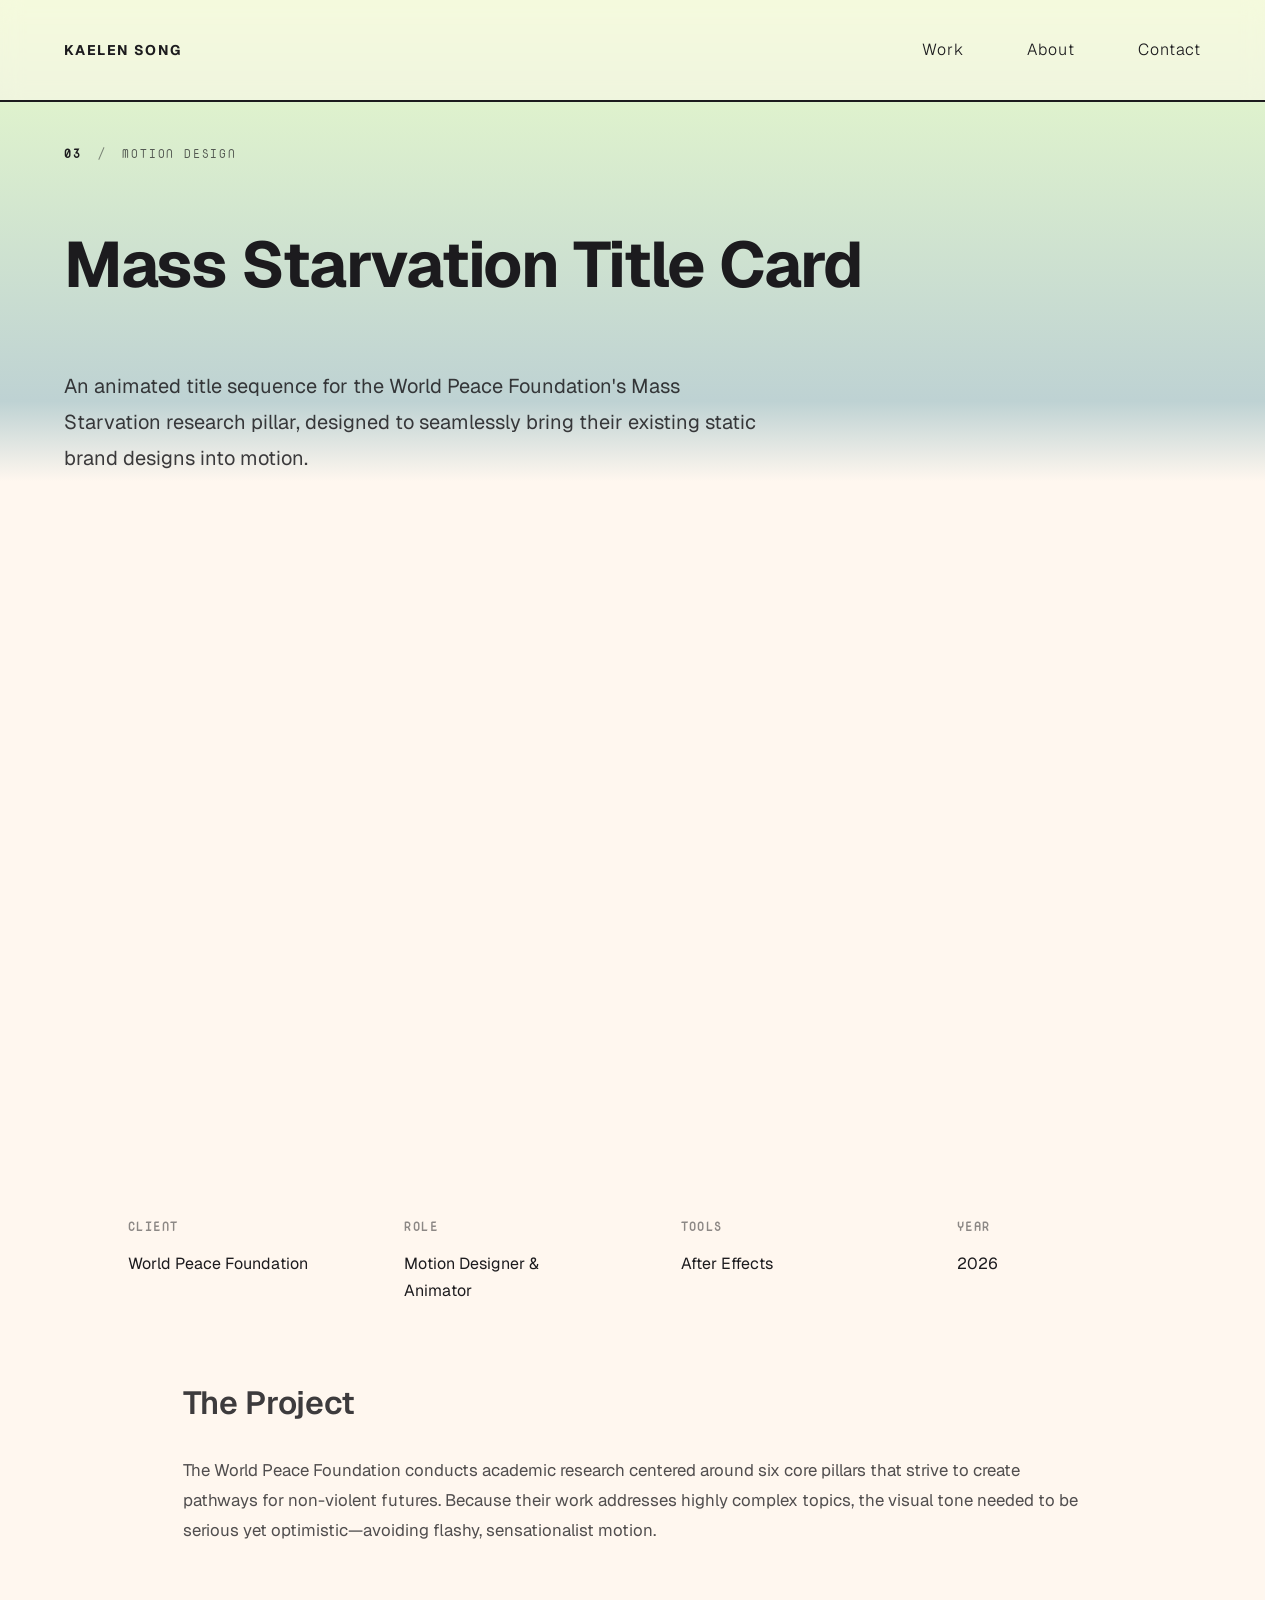
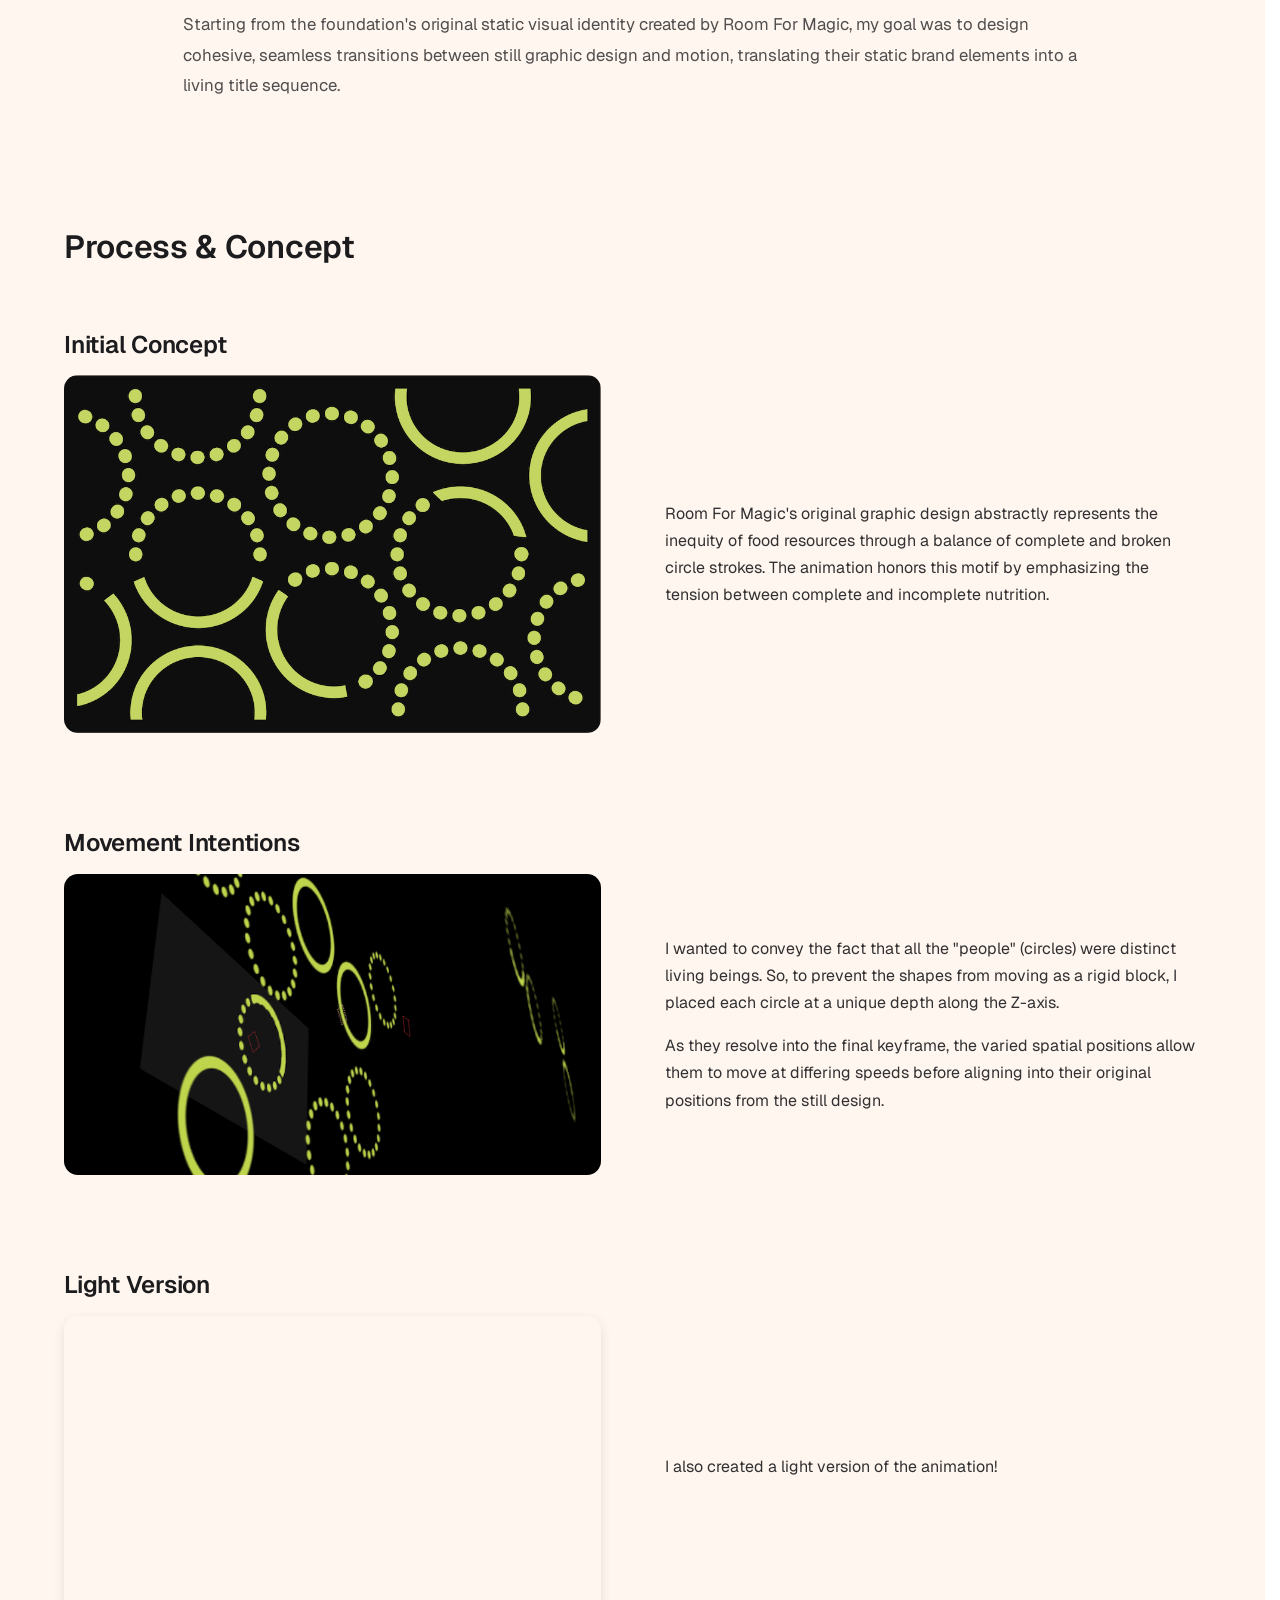
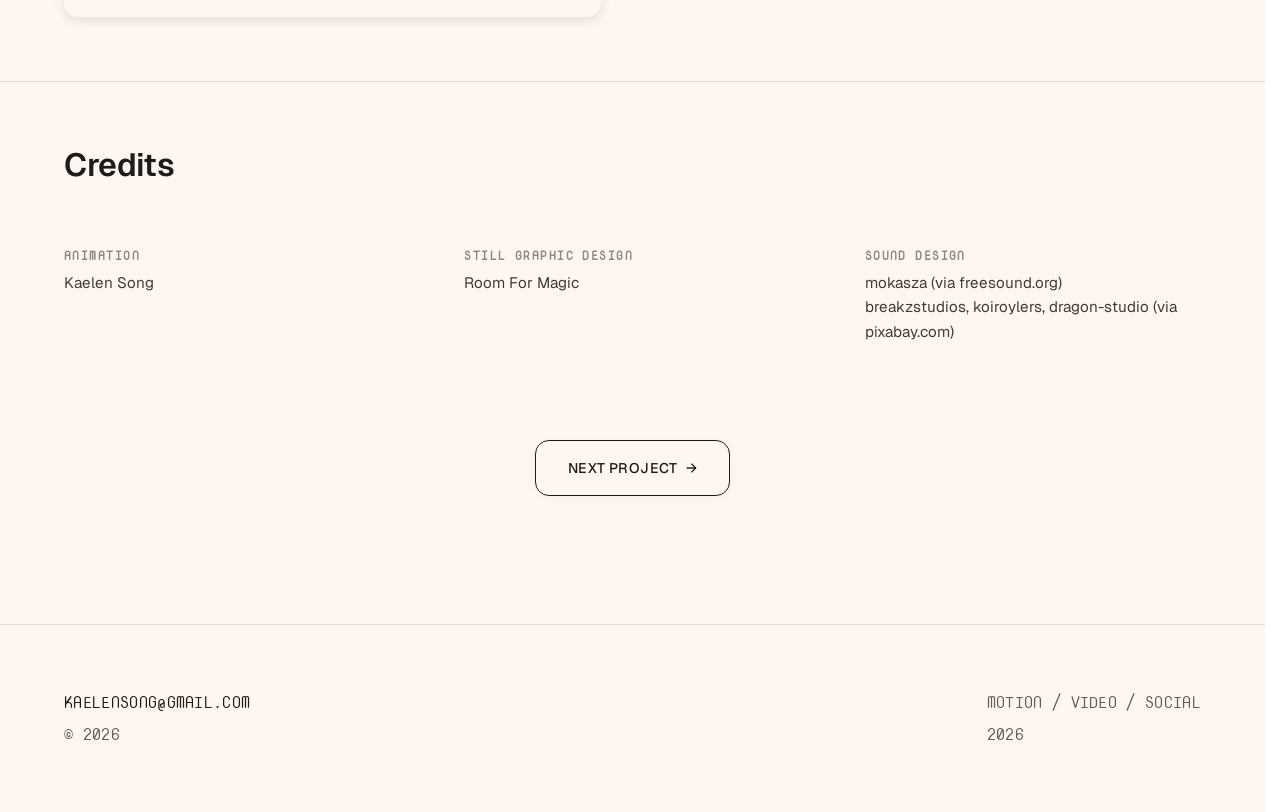
<file: projects/mass-starvation.html>
<!DOCTYPE html>
<!-- mass-starvation.html -->
<html lang="en">
<head>
    <meta charset="UTF-8">
    <meta name="viewport" content="width=device-width, initial-scale=1.0">
    <title>Mass Starvation Title Card — Kaelen Song</title>
    <link rel="stylesheet" href="../style/style.css">
    <link href="https://fonts.googleapis.com/css2?family=Geist:wght@400;500;600;700&family=Nova+Mono&display=swap" rel="stylesheet">
    <link rel="preconnect" href="https://fonts.googleapis.com">
    <link rel="preconnect" href="https://fonts.gstatic.com" crossorigin>
    <link href="https://fonts.googleapis.com/css2?family=Average+Sans&display=swap" rel="stylesheet">
    <link rel="icon" type="image/png" href="../images/favicon.png">
</head>
<body class="project-page">
    <!-- Navigation -->
    <nav class="navigation">
        <div class="nav-container">
            <div class="nav-left">
                <a href="/" class="nav-logo">KAELEN SONG</a>
            </div>
            <div class="nav-right">
                <button class="hamburger" id="hamburger">
                    <span></span>
                    <span></span>
                </button>
                <ul class="nav-menu" id="navMenu">
                    <li><a href="/#work" class="nav-link">Work</a></li>
                    <li><a href="/#about" class="nav-link">About</a></li>
                    <li><a href="/#contact" class="nav-link">Contact</a></li>
                </ul>
            </div>
        </div>
        <div class="horiz-line">
            <ul class="dot-container">
                <!-- <li class="dot"><a href=""></a></li> -->
            </ul>
        </div>
    </nav>

    <main>
        <!-- Project Hero -->
        <section class="project-hero">
            <div class="project-hero-content">
                <div class="project-hero-label">
                    <span class="label-number">03</span>
                    <span class="label-divider">/</span>
                    <span class="label-category">Motion Design</span>
                </div>
                <h1 class="project-hero-title">Mass Starvation Title Card</h1>
                <p class="project-hero-subtitle">An animated title sequence for the World Peace Foundation's Mass Starvation research pillar, designed to seamlessly bring their existing static brand designs into motion.</p>
            </div>
        </section>

        <!-- Project Media -->
        <section class="project-media">
            <div class="media-container">
                <div class="video-embed-wrapper" style="position: relative; padding-bottom: 56.25%; height: 0; overflow: hidden; max-width: 100%;">
                    <iframe 
                        src="https://www.youtube-nocookie.com/embed/jPe59tEF7eY?autoplay=1&mute=1&loop=1&playlist=jPe59tEF7eY&controls=0&disablekb=1&fs=0&rel=0&modestbranding=1" 
                        title="Mass Starvation Title Card"
                        style="position: absolute; top: 0; left: 0; width: 100%; height: 100%; border: 0;"
                        allow="accelerometer; autoplay; clipboard-write; encrypted-media; gyroscope; picture-in-picture" 
                        allowfullscreen>
                    </iframe>
                </div>
            </div>
        </section>

        <!-- Project Information -->
        <section class="project-info-section">
            <div class="info-grid">
                <div class="info-item">
                    <h4 class="info-label">Client</h4>
                    <p><a href="https://worldpeacefoundation.org/" target="_blank" rel="noopener noreferrer">World Peace Foundation</a></p>
                </div>
                <div class="info-item">
                    <h4 class="info-label">Role</h4>
                    <p>Motion Designer & Animator</p>
                </div>
                <div class="info-item">
                    <h4 class="info-label">Tools</h4>
                    <p>After Effects</p>
                </div>
                <div class="info-item">
                    <h4 class="info-label">Year</h4>
                    <p>2026</p>
                </div>
            </div>
        </section>

        <!-- The Project Background -->
        <section class="project-description">
            <div class="description-content">
                <h2 class="section-title">The Project</h2>
                <p class="description-text">
                    The World Peace Foundation conducts academic research centered around six core pillars that strive to create pathways for non-violent futures. 
                    Because their work addresses highly complex topics, the visual tone needed to be serious yet optimistic—avoiding flashy, sensationalist motion.
                </p>
                <p class="description-text">
                    Starting from the foundation's original static visual identity created by Room For Magic, my goal was to design cohesive, seamless transitions between still graphic design and motion, translating their static brand elements into a living title sequence.
                </p>
            </div>
        </section>

        <!-- Process & Concept (Blog Style) -->
        <section class="project-process">
            <div class="process-content">
                <h2 class="section-title">Process & Concept</h2>
                
                <div class="blog-posts">
                    <!-- Blog Post 1 -->
                    <article class="blog-item">
                        <h3 class="blog-title">Initial Concept</h3>
                        <div class="blog-body">
                            <div class="blog-visual">
                                <img src="/images/Starvation.png">
                            </div>
                            <div class="blog-text">
                                <p>Room For Magic's original graphic design abstractly represents the inequity of food resources through a balance of complete and broken circle strokes. The animation honors this motif by emphasizing the tension between complete and incomplete nutrition.</p>
                            </div>
                        </div>
                    </article>

                    <!-- Blog Post 2 -->
                    <article class="blog-item">
                        <h3 class="blog-title">Movement Intentions</h3>
                        <div class="blog-body">
    
                            <div class="blog-visual">
                                <img src="/images/3DmassStarvation.png">
                                <!-- <span class="placeholder-text">3D Depth & Timing</span> -->
                            </div>
                            <div class="blog-text">
                                <p>I wanted to convey the fact that all the "people" (circles) were distinct living beings. So, to prevent the shapes from moving as a rigid block, I placed each circle at a unique depth along the Z-axis.</p>
                                <p>As they resolve into the final keyframe, the varied spatial positions allow them to move at differing speeds before aligning into their original positions from the still design.</p>
                            </div>
                        </div>
                    </article>
                    <article class="blog-item">
                        <h3 class="blog-title">Light Version</h3>
                        <div class="blog-body">
                            <div class="blog-visual">
                                <iframe 
                                    src="https://www.youtube.com/embed/1F1ArO-fAVc" 
                                    title="Mass Starvation Title Card Animation [Light]" 
                                    frameborder="0" 
                                    allow="accelerometer; autoplay; clipboard-write; encrypted-media; gyroscope; picture-in-picture; web-share" 
                                    referrerpolicy="strict-origin-when-cross-origin" 
                                    allowfullscreen>
                                </iframe>
                            </div>
                            <div class="blog-text">
                                <p>I also created a light version of the animation!</p>
                            </div>
                        </div>
                    </article>
                </div>
            </div>
        </section>

        <!-- Credits Section -->
        <section class="project-credits">
            <div class="credits-content">
                <h2 class="section-title">Credits</h2>
                <div class="credits-grid">
                    <div class="credit-item">
                        <h4 class="info-label">Animation</h4>
                        <p>Kaelen Song</p>
                    </div>
                    <div class="credit-item">
                        <h4 class="info-label">Still Graphic Design</h4>
                        <p>Room For Magic</p>
                    </div>
                    <div class="credit-item">
                        <h4 class="info-label">Sound Design</h4>
                        <p>mokasza (via freesound.org)<br>breakzstudios, koiroylers, dragon-studio (via pixabay.com)</p>
                    </div>
                </div>
            </div>
        </section>

        <!-- Next Project Navigation -->
        <section class="project-navigation">
            <a href="hype-builder.html" class="next-project">
                <span>Next Project</span>
                <span class="arrow">→</span>
            </a>
        </section>
    </main>

    <!-- Footer -->
    <footer class="footer">
        <div class="footer-content">
            <div class="footer-left">
                <p class="footer-email">kaelensong@gmail.com</p>
                <p class="footer-name">© 2026</p>
            </div>
            <div class="footer-right">
                <p class="footer-services">Motion / Video / Social</p>
                <p class="footer-year">2026</p>
            </div>
        </div>
    </footer>

    <script src="../js/main.js"></script>
</body>
</html>
</file>
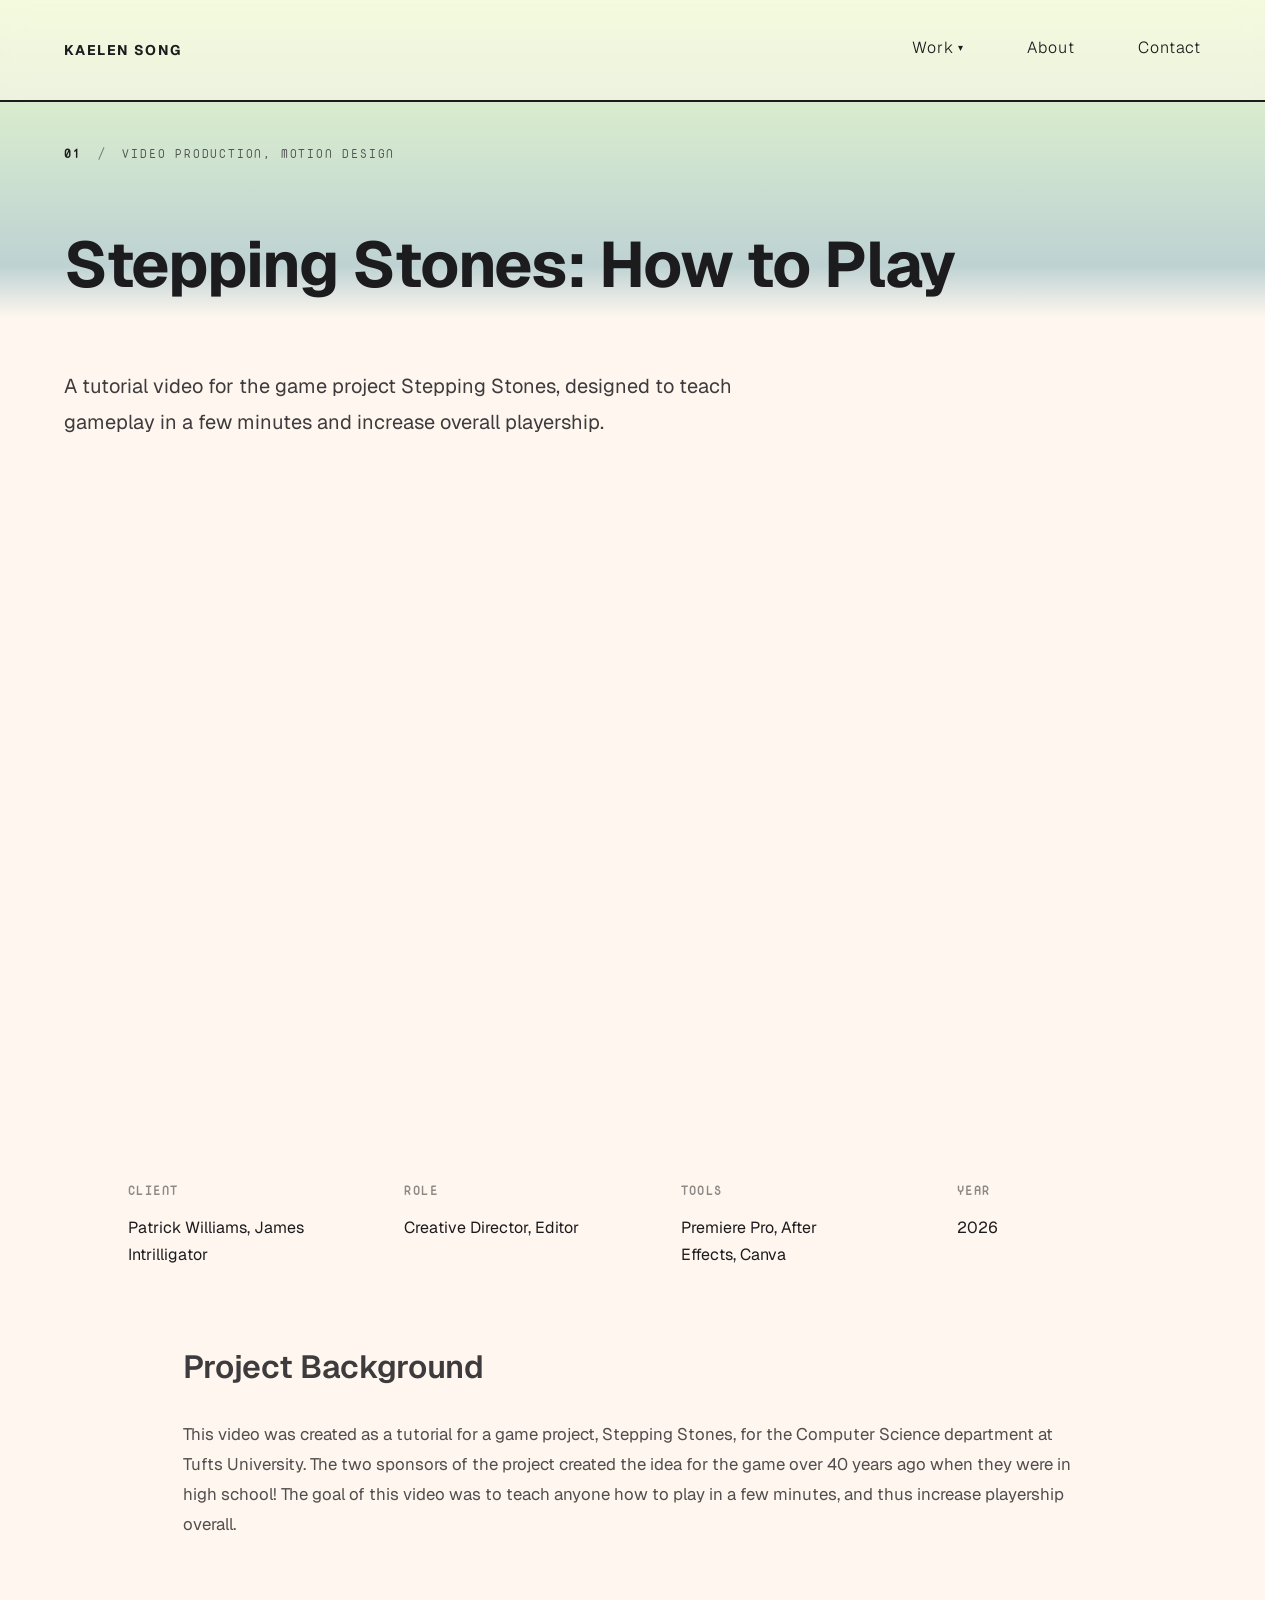
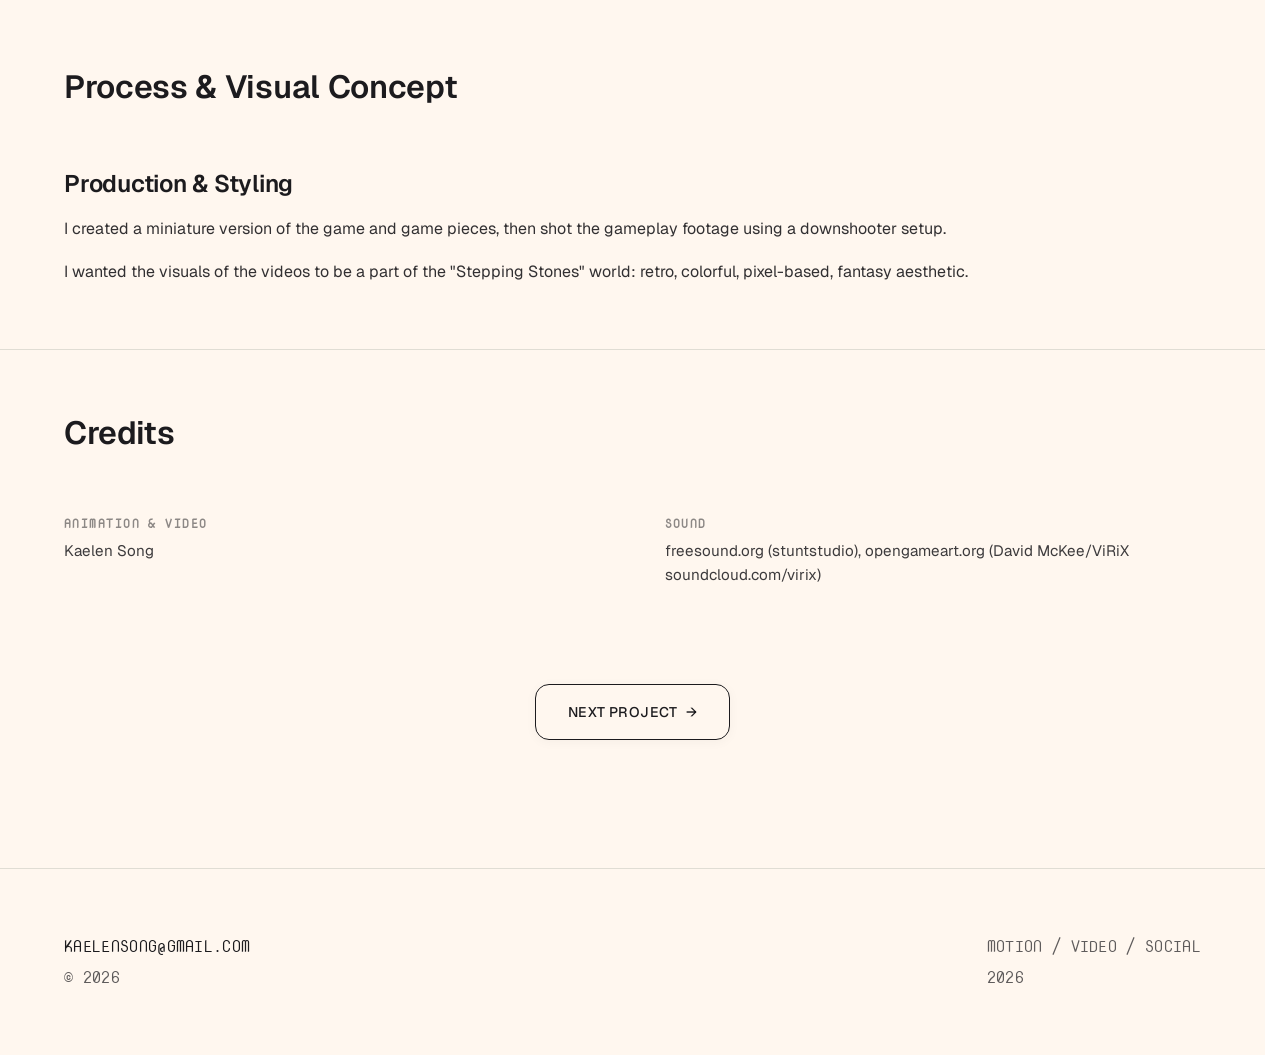
<file: projects/stepping-stones.html>
<!DOCTYPE html>
<!-- stepping-stones.html -->
<html lang="en">
<head>
    <meta charset="UTF-8">
    <meta name="viewport" content="width=device-width, initial-scale=1.0">
    <title>Stepping Stones: How to Play — Kaelen Song</title>
    <link rel="stylesheet" href="../style/style.css">
    <link href="https://fonts.googleapis.com/css2?family=Geist:wght@400;500;600;700&family=Nova+Mono&display=swap" rel="stylesheet">
    <link rel="preconnect" href="https://fonts.googleapis.com">
    <link rel="preconnect" href="https://fonts.gstatic.com" crossorigin>
    <link href="https://fonts.googleapis.com/css2?family=Average+Sans&display=swap" rel="stylesheet">
    <link rel="icon" type="image/png" href="../images/favicon.png">
</head>
<body class="project-page">
    <!-- Navigation -->
    <nav class="navigation">
        <div class="nav-container">
            <div class="nav-left">
                <a href="/" class="nav-logo">KAELEN SONG</a>
            </div>
            <div class="nav-right">
                <button class="hamburger" id="hamburger">
                    <span></span>
                    <span></span>
                </button>
                <ul class="nav-menu" id="navMenu">
                    <li class="nav-item dropdown">
                        <a href="/#work" class="nav-link dropdown-toggle" id="workDropdownToggle" aria-expanded="false">
                            Work <span class="dropdown-arrow">▾</span>
                        </a>
                        <ul class="dropdown-menu">
                            <li><a href="/#work" class="dropdown-item">Video / Motion</a></li>
                            <li><a href="/#social" class="dropdown-item">Social</a></li>
                        </ul>
                    </li>
                    <li><a href="/#about" class="nav-link">About</a></li>
                    <li><a href="/#contact" class="nav-link">Contact</a></li>
                </ul>
            </div>
        </div>
        <div class="horiz-line">
            <ul class="dot-container">
                <!-- <li class="dot"><a href=""></a></li> -->
            </ul>
        </div>
    </nav>

    <main>
        <!-- Project Hero -->
        <section class="project-hero">
            <div class="project-hero-content">
                <div class="project-hero-label">
                    <span class="label-number">01</span>
                    <span class="label-divider">/</span>
                    <span class="label-category">Video Production, Motion Design</span>
                </div>
                <h1 class="project-hero-title">Stepping Stones: How to Play</h1>
                <p class="project-hero-subtitle">A tutorial video for the game project Stepping Stones, designed to teach gameplay in a few minutes and increase overall playership.</p>
            </div>
        </section>

        <!-- Project Media -->
        <section class="project-media">
            <div class="media-container">
                <div class="video-embed-wrapper" style="position: relative; padding-bottom: 56.25%; height: 0; overflow: hidden; max-width: 100%;">
                    <iframe 
                        src="https://www.youtube-nocookie.com/embed/15TW8gGBVf4" 
                        title="Stepping Stones: How to Play"
                        style="position: absolute; top: 0; left: 0; width: 100%; height: 100%; border: 0;"
                        allow="accelerometer; autoplay; clipboard-write; encrypted-media; gyroscope; picture-in-picture" 
                        allowfullscreen>
                    </iframe>
                </div>
            </div>
        </section>

        <!-- Project Information -->
        <section class="project-info-section">
            <div class="info-grid">
                <div class="info-item">
                    <h4 class="info-label">Client</h4>
                    <p>Patrick Williams, James Intrilligator</p>
                </div>
                <div class="info-item">
                    <h4 class="info-label">Role</h4>
                    <p>Creative Director, Editor</p>
                </div>
                <div class="info-item">
                    <h4 class="info-label">Tools</h4>
                    <p>Premiere Pro, After Effects, Canva</p>
                </div>
                <div class="info-item">
                    <h4 class="info-label">Year</h4>
                    <p>2026</p>
                </div>
            </div>
        </section>

        <!-- The Project Background -->
        <section class="project-description">
            <div class="description-content">
                <h2 class="section-title">Project Background</h2>
                <p class="description-text">
                    This video was created as a tutorial for a game project, Stepping Stones, for the Computer Science department at Tufts University. The two sponsors of the project created the idea for the game over 40 years ago when they were in high school!
                    
                    The goal of this video was to teach anyone how to play in a few minutes, and thus increase playership overall.
                </p>
            </div>
        </section>

        <!-- Process & Concept -->
        <section class="project-process">
            <div class="process-content">
                <h2 class="section-title">Process & Visual Concept</h2>
                
                <div class="blog-posts">
                    <article class="blog-item">
                        <h3 class="blog-title">Production & Styling</h3>
                        <div class="blog-body">
                            <div class="blog-text">
                                <p>I created a miniature version of the game and game pieces, then shot the gameplay footage using a downshooter setup.</p>
                                <p>I wanted the visuals of the videos to be a part of the "Stepping Stones" world: retro, colorful, pixel-based, fantasy aesthetic.</p>
                            </div>
                        </div>
                    </article>
                </div>
            </div>
        </section>

        <!-- Credits Section -->
        <section class="project-credits">
            <div class="credits-content">
                <h2 class="section-title">Credits</h2>
                <div class="credits-grid">
                    <div class="credit-item">
                        <h4 class="info-label">Animation & Video</h4>
                        <p>Kaelen Song</p>
                    </div>
                    <div class="credit-item">
                        <h4 class="info-label">Sound</h4>
                        <p>freesound.org (stuntstudio), opengameart.org (David McKee/ViRiX soundcloud.com/virix)</p>
                    </div>
                </div>
            </div>
        </section>

        <!-- Next Project Navigation -->
        <section class="project-navigation">
            <a href="apocalypse.html" class="next-project">
                <span>Next Project</span>
                <span class="arrow">→</span>
            </a>
        </section>
    </main>

    <!-- Footer -->
    <footer class="footer">
        <div class="footer-content">
            <div class="footer-left">
                <p class="footer-email">kaelensong@gmail.com</p>
                <p class="footer-name">© 2026</p>
            </div>
            <div class="footer-right">
                <p class="footer-services">Motion / Video / Social</p>
                <p class="footer-year">2026</p>
            </div>
        </div>
    </footer>

    <script src="../js/main.js"></script>
</body>
</html>
</file>
<file: style/style.css>
/* =============================================
   KAELEN SONG PORTFOLIO - GLOBAL STYLES
   Modern, Editorial, Motion-Forward Design
   ============================================= */

/* CSS Custom Properties - Design System */
:root {
    /* Colors */
    /* --color-bg: #efffbe; */
    --color-bg1: #fff7ef;
    --color-bg: linear-gradient(to bottom, #eafdcb 0%, #bed2d3 10%, #fff7ef 12%);
    --color-text: #1c1b1e;
    --color-border: #E0DDD4;
    --color-border-dark: #C4C1B8;
    
    /* Accent Colors */
    --accent-orange: #FF895C;
    --accent-blue: #63B9F5;
    --accent-mint: #58CDBE;
    --accent-coral: #F47C80;
    --accent-lime: #A3E635;
    --accent-yellow: #F4C95D;
    --accent-grey: #5b5855;

    /* Scroll-progress dot color, updated live by main.js based on section */
    --dot-color: var(--color-text);

    /* Typography */
    --font-sans: 'Geist', -apple-system, BlinkMacSystemFont, 'Segoe UI', sans-serif;
    --font-mono: 'Nova Mono', monospace;

    .average-sans-regular {
        font-family: "Average Sans", sans-serif;
        font-weight: 400;
        font-style: normal;
    }

    
    /* Spacing */
    --spacing-xs: 0.5rem;
    --spacing-sm: 1rem;
    --spacing-md: 2rem;
    --spacing-lg: 4rem;
    --spacing-xl: 6rem;
    --spacing-xxl: 8rem;
    
    /* Border Radius */
    --radius-none: 0;
    --radius-sm: 8px;
    --radius-md: 11px;
    --radius-lg: 14px;
/* 
    --radius-none: 0;
    --radius-sm: 0px;
    --radius-md: 0px;
    --radius-lg: 0px; */
    
    /* Transitions */
    --transition-fast: 200ms ease;
    --transition-normal: 300ms ease;
    --transition-slow: 500ms ease;
}

/*
Source (code edited from)- https://stackoverflow.com/a/56168463
Posted by Mobarak Ali
Retrieved 2026-09-09, License - CC BY-SA 4.0
*/
.horiz-line {
  position: relative;
}

.dot-container {
  border-top: 2px solid var(--color-text);
  list-style: none;
  padding: 0;
  position: relative;
  height: 20px;
}

.dot {
  position: absolute;
  top: -12px;
  left: 0%; /* updated live by main.js on scroll */
}

.dot a {
  font-weight: bold;
  text-decoration: none;
  color: var(--color-text);
  text-transform: uppercase;
  font-size: 15px;
}

.dot-ghost {
  position: absolute;
  border-radius: 50%;
  background: var(--dot-color);
  pointer-events: none;
  transform: translateX(-50%);
  z-index: -1;
}

.dot::after {
  content: "";
  width: 10px;
  height: 10px;
  background: color-mix(in srgb, var(--dot-color) 90%, transparent);
  position: absolute;
  border-radius: 10px;
  top: -4px;
  left: 0;
  transform: translateX(-50%);
  border: 2px solid var(--color-text);
  transition: background-color var(--transition-normal);
}

/* =============================================
   RESET & BASE STYLES
   ============================================= */

* {
    margin: 0;
    padding: 0;
    box-sizing: border-box;
}

html {
    scroll-behavior: smooth;
}

body {
    font-family: var(--font-sans);
    background-attachment: fixed; 
background: var(--color-bg);
    /* background-color: var(--color-bg); */

    color: var(--color-text);
    line-height: 1.6;
    font-size: 16px;
    font-weight: 400;
}

a {
    color: var(--color-text);
    text-decoration: none;
    transition: color var(--transition-normal);
}

a:hover {
    color: var(--accent-orange);
}

button {
    font-family: var(--font-sans);
    cursor: pointer;
    border: none;
    background: none;
}

/* =============================================
   TYPOGRAPHY
   ============================================= */

h1, h2, h3, h4, h5, h6 {
    font-weight: 600;
    line-height: 1.2;
    letter-spacing: -0.01em;
}

h1 {
    font-size: clamp(2.5rem, 8vw, 5.5rem);
}

h2 {
    font-size: clamp(2rem, 5vw, 3.5rem);
}

h3 {
    font-size: clamp(1.25rem, 3vw, 1.75rem);
}

p {
    font-size: 1rem;
    line-height: 1.7;
}

/* Mono font for labels/metadata */
.label-text,
.meta-tag,
.meta-year,
.project-number,
.service-number,
.info-label {
    font-family: var(--font-mono);
    font-size: 0.75rem;
    text-transform: uppercase;
    letter-spacing: 0.15em;
}
/* =============================================
   SCROLLING NAVBAR HEIGHT REDUCTION (MAIN PAGE)
   ============================================= */

.navigation {
    position: fixed;
    top: 0;
    left: 0;
    right: 0;
    height: 100px; /* Default height */
    z-index: 1000;
    /* Smooth transition when height changes */
    transition: height var(--transition-normal), 
                background-color var(--transition-normal), 
                border-bottom var(--transition-normal);
}

/* Shrunk height state applied on scroll */
.navigation.scrolled {
    height: 60px; /* Compact height when scrolled */
    border-bottom: 1px solid var(--color-border);
}
/* =============================================
   DROPDOWN NAVIGATION
   ============================================= */

.nav-item.dropdown {
    position: relative;
    display: inline-block;
}

.dropdown-toggle {
    display: inline-flex;
    align-items: center;
    gap: 4px;
    cursor: pointer;
}

.dropdown-arrow {
    font-size: 0.65rem;
    display: inline-block;
    transition: transform var(--transition-normal);
}

.dropdown-menu {
    position: absolute;
    top: 100%;
    left: 0; /* Left-aligned with the "Work" parent item */
    transform: translateY(8px);
    /* Matches the navbar translucent blur & background style */
    background-color: rgba(255, 248, 240, 0.8);
    border: 1px solid var(--color-text);
    backdrop-filter: blur(10px);
    -webkit-backdrop-filter: blur(10px);
    border-radius: var(--radius-sm);
    padding: var(--spacing-xs) 0;
    min-width: 170px;
    list-style: none;
    box-shadow: 0 10px 25px rgba(0, 0, 0, 0.08);
    opacity: 0;
    visibility: hidden;
    pointer-events: none;
    transition: opacity var(--transition-normal), transform var(--transition-normal), visibility var(--transition-normal);
    z-index: 1001;
}

/* Desktop Hover & Active States */
@media (min-width: 769px) {
    .nav-item.dropdown:hover .dropdown-menu,
    .nav-item.dropdown.open .dropdown-menu {
        opacity: 1;
        background-color: rgba(255, 248, 240, 0.8);
        visibility: visible;
        pointer-events: auto;
        transform: translateY(0); /* Drops into place smoothly from top: 100% */
    }

    .nav-item.dropdown:hover .dropdown-arrow,
    .nav-item.dropdown.open .dropdown-arrow {
        transform: rotate(180deg);
    }
}

.dropdown-item {
    display: block;
    padding: 8px 16px;
    font-size: 0.875rem;
    font-weight: 400;
    color: var(--color-text);
    white-space: nowrap;
    transition: background-color var(--transition-fast), color var(--transition-fast);
}

.dropdown-item:hover {
    background-color: rgba(0, 0, 0, 0.05);
    color: var(--accent-orange);
}

/* Responsive Overrides (Mobile / Tablet Menu) */
@media (max-width: 768px) {
    .nav-item.dropdown {
        width: 100%;
    }

    .dropdown-toggle {
        width: 100%;
        justify-content: space-between;
        padding: var(--spacing-xs) var(--spacing-md);
    }

    .dropdown-menu {
        position: static;
        transform: none;
        opacity: 1;
        visibility: visible;
        pointer-events: auto;
        border: none;
        box-shadow: none;
        background-color: transparent;
        backdrop-filter: none;
        -webkit-backdrop-filter: none;
        padding: 0 0 0 var(--spacing-md);
        min-width: auto;
        display: none;
    }

    .nav-item.dropdown.active .dropdown-menu {
        display: block;
    }

    .nav-item.dropdown.active .dropdown-arrow {
        transform: rotate(180deg);
    }

    .dropdown-item {
        padding: 6px var(--spacing-md);
        font-size: 0.9rem;
        opacity: 0.85;
    }
}
/* =============================================
   SCROLLING NAVBAR HEIGHT REDUCTION --- ---- -- -- - - - -
   ============================================= */

.navigation::before {
    content: '';
    position: absolute;
    inset: 0;
    background-color: rgba(255, 248, 240, 0.5);
    backdrop-filter: blur(10px);
    z-index: -1;
}

.nav-container {
    display: flex;
    justify-content: space-between;
    align-items: center;
    height: 100%;
    padding: 0 var(--spacing-lg);
    max-width: 1600px;
    margin: 0 auto;
    /* border-bottom: 1px solid var(--color-border); */
}

/* Nav Left / Logo Container */
.nav-left {
    display: flex;
    align-items: center;
}

.nav-logo {
    display: flex;
    align-items: center;
    gap: 0.75rem; /* Space between logo image and text */
    font-weight: 700;
    font-size: 0.875rem;
    letter-spacing: 0.1em;
    transition: opacity var(--transition-normal);
    text-decoration: none;
}

.nav-logo img {
    height: 32px; /* Adjust this value to fit your navbar proportions */
    width: auto;
    object-fit: contain;
    display: block;
}

.nav-logo:hover {
    opacity: 0.7;
}

.nav-menu {
    display: flex;
    list-style: none;
    gap: var(--spacing-lg);
}

.nav-link {
    font-size: 1rem;
    font-weight: 500;
    letter-spacing: 0.05em;
    /* text-transform: uppercase; */
    position: relative;
    padding-bottom: 4px;
    font-weight: 300;
}

/* =============================================
   PROJECT PAGE OVERRIDES
   ============================================= */

/* Allow navbar to scroll with the page instead of staying fixed */
body.project-page .navigation {
    position: absolute;
}

/* === Underline on Hover (Nav bar) === */
/* .nav-link::after {
    content: '';
    position: absolute;
    bottom: 0;
    left: 0;
    right: 0;
    height: 1px;
    background-color: var(--color-text);
    transform: scaleX(0);
    transform-origin: right;
    transition: transform var(--transition-fast);
}

.nav-link:hover::after {
    transform: scaleX(1);
    transform-origin: left;
} */

.hamburger {
    display: none;
    flex-direction: column;
    gap: 6px;
    background: none;
    border: none;
}

.hamburger span {
    width: 24px;
    height: 2px;
    background-color: var(--color-text);
    transition: all var(--transition-normal);
    transform-origin: center;
}

.hamburger.active span:nth-child(1) {
    transform: translateY(8px) rotate(45deg);
}

.hamburger.active span:nth-child(2) {
    opacity: 0;
}

/* =============================================
   MAIN CONTENT & SPACING
   ============================================= */

main {
    margin-top: 80px;
}

section {
    padding: var(--spacing-xxl) var(--spacing-lg);
}

@media (max-width: 768px) {
    section {
        padding: var(--spacing-xl) var(--spacing-md);
    }
}

@media (max-width: 480px) {
    section {
        padding: var(--spacing-lg) var(--spacing-md);
    }
}

/* =============================================
   HERO SECTION
   ============================================= */

.hero {
    padding: 7% var(--spacing-lg) 0;
    display: flex;
    flex-direction: column;
    align-items: flex-start;
    justify-content: center;
    min-height: calc(100vh / 3);
    max-width: 1400px;
    margin: 0 auto;
    width: 100%;
}

.hero-content {
    width: 100%;
    padding-bottom: 0;
    margin-bottom: var(--spacing-xs);
    animation: fadeInUp 0.8s ease-out;
    font-size: clamp(2rem, 2vw, 2rem);
    font-weight: 600;
}

.hero-line {
    font-size: clamp(3rem, 3vw, 3rem);
    animation: fadeInUp 0.8s ease-out 0.1s both;
    line-height: 1.15;
}

/* .hero-name {
    color: var(--accent-mint);
} */

.hero-intro {
    font-size: clamp(3rem, 3vw, 3rem);
    animation: fadeInUp 0.8s ease-out 0.1s both;
    line-height: 1.15;
    max-width: 700px;
}

.hero-sun {
    opacity: 0.8;
    font-size: clamp(3rem, 3vw, 3rem);
    animation: fadeInUp 0.8s ease-out 0.1s both;
    line-height: 1.15;
}

.hero-subtitle {
    margin-bottom: 0;
    font-weight: 400;
    animation: fadeInUp 0.8s ease-out 0.1s both;
    font-size: clamp(1.5rem, 2vw, 2rem);
    display: block;
    margin-top: var(--spacing-sm);
    max-width: 500px;
}

.hero-specialties {
    text-transform: uppercase;
    margin-top: var(--spacing-sm);
    opacity: 0.9;
    letter-spacing: 0.1em;
    align-self: center;
}

.hero-plus{
    font-weight: 300;
    opacity: 1;
    color: var(--accent-coral);
    margin: 0 1em;
}

#dance {
    font-weight: 400;
    font-style: italic;
    font-size: clamp(1.25rem, 1.5vw, 1.5rem);
    display: inline-block;
}

.hero-metadata {
    display: flex;
    align-items: center;
    gap: var(--spacing-md);
    margin-top: var(--spacing-lg);
    font-family: var(--font-mono);
    font-size: 2rem;
    letter-spacing: 0.05em;
    text-transform: uppercase;
    animation: fadeInUp 0.8s ease-out 0.2s both;
}

.metadata-item {
    display: block;
}

.metadata-divider {
    opacity: 0.5;
}

.cta-button {
    display: inline-flex;
    align-items: center;
    gap: 8px;
    padding: 14px 28px;
    border: 1px solid var(--color-text);
    border-radius: var(--radius-lg);
    font-weight: 500;
    font-size: 0.875rem;
    letter-spacing: 0.03em;
    text-transform: uppercase;
    transition: all var(--transition-normal);
    animation: fadeInUp 0.8s ease-out 0.2s both;
    position: relative;
    box-shadow: 0 2px 12px rgba(0, 0, 0, 0.04);
}

.cta-button:hover {
    background-color: var(--color-text);
    color: var(--color-bg);
    transform: translateY(-3px);
    box-shadow: 0 8px 24px rgba(0, 0, 0, 0.08);
}

.cta-button .arrow {
    transition: transform var(--transition-normal);
}

.cta-button:hover .arrow {
    transform: translateX(4px);
}

/* =============================================
   MOTION REEL SECTION
   ============================================= */

.motion-reel {
    padding: var(--spacing-md) var(--spacing-lg) var(--spacing-lg) var(--spacing-lg);
    background-color: var(--color-bg);
}

.reel-container {
    max-width: 1400px;
    margin: 0 auto;
}

.reel-label {
    display: flex;
    align-items: center;
    gap: var(--spacing-sm);
    margin-bottom: 0;
    margin-top: var(--spacing-md);
    font-family: var(--font-mono);
    font-size: 0.75rem;
    letter-spacing: 0.15em;
    text-transform: uppercase;
    animation: fadeInUp 0.8s ease-out;
}

.label-text {
    font-weight: 600;
}

.label-divider {
    opacity: 0.5;
}

.label-year {
    opacity: 0.7;
}

.video-wrapper {
    position: relative;
}

.video-container {
    position: relative;
    width: 100%;
    padding-bottom: 56.25%; /* 16:9 */
    max-height: 80vh;
    background-color: var(--color-border);
    /* border: 1px solid rgba(36, 35, 40, 0.08); */
    border-radius: var(--radius-lg);
    overflow: hidden;
    box-shadow: 0 12px 40px rgba(0, 0, 0, 0.06);
    animation: fadeInScale 0.8s ease-out 0.2s both;
}

.reel-video {
    position: absolute;
    top: 0;
    left: 0;
    width: 100%;
    height: 100%;
    object-fit: cover;
}

.video-unmute-overlay {
    position: absolute;
    top: 0;
    left: 0;
    right: 0;
    bottom: 0;
    display: flex;
    flex-direction: column;
    align-items: center;
    justify-content: center;
    gap: 12px;
    background-color: rgba(36, 35, 40, 0.5);
    backdrop-filter: blur(4px);
    opacity: 0;
    transition: opacity var(--transition-normal);
    cursor: pointer;
    font-size: 1rem;
    font-weight: 500;
    letter-spacing: 0.05em;
    text-transform: uppercase;
    color: var(--color-bg);
}

.video-container:hover .video-unmute-overlay {
    opacity: 1;
}

/* =============================================
   HERO SECTION
   ============================================= */

.intro {
    padding-top: 40px;
    padding-bottom: 30px;
    padding-left: var(--spacing-lg);
    padding-right: var(--spacing-lg);
    display: flex;
    flex-direction: column;
    align-items: flex-start;
    justify-content: center;
    min-height: calc(100vh / 3);
}

.intro-content {
    width: 100%;
}

.intro-title-group {
    margin-bottom: var(--spacing-md);
    animation: fadeInUp 0.8s ease-out;
}

.intro-title {
    display: flex;
    flex-direction: row;
    flex-wrap: wrap;
    gap: 12px;
    font-size: clamp(1rem, 1vw, 1rem);
    line-height: 1.15;
    font-weight: 600;
    /* font-family: nova mono, monospace; */
}

.intro-line {
    display: block;
    letter-spacing: 0.05em;
    opacity: 0.7;
}

.intro-plus {
    font-size: clamp(1rem, 1vw, 1.5rem);
    font-weight: 300;
    margin: 0px 0;
    opacity: 0.9;
    color: var(--accent-coral);
}

/* =============================================
   SELECTED WORK SECTION
   ============================================= */

.work-header {
    display: flex;
    justify-content: space-between;
    align-items: center;
    margin-bottom: var(--spacing-xl);
    flex-wrap: wrap;
    gap: var(--spacing-lg);
}

.section-title {
    /* font-size: clamp(2rem, 5vw, 3.5rem); */
    font-size: clamp(2rem, 2vw, 3.5rem);
    font-weight: 600;
    letter-spacing: -0.01em;
    margin-bottom: var(--spacing-md);
    /* font-family: var(--font-mono);
    text-transform: uppercase; */
}

.filter-buttons {
    display: flex;
    gap: var(--spacing-md);
}

.filter-btn {
    padding: 10px 20px;
    border: 0.75px solid var(--color-border);
    border-radius: var(--radius-md);
    font-family: var(--font-mono);
    font-size: 0.75rem;
    letter-spacing: 0.05em;
    text-transform: uppercase;
    background-color: transparent;
    transition: all var(--transition-normal);
    cursor: pointer;
    opacity: 0.85;
}

.filter-btn.active,
.filter-btn:hover {
    background-color: var(--color-text);
    color: var(--color-bg1);
    border-color: var(--color-text);
    opacity: 1;
}

.projects-grid {
    display: grid;
    gap: var(--spacing-xl);
}

.project-item {
    position: relative;
    animation: fadeInUp 0.8s ease-out;
}

.project-item.hidden {
    display: none;
}

.project-content {
    display: grid;
    grid-template-columns: 1fr 1fr;
    gap: var(--spacing-xl);
    align-items: center;
}

.project-item:nth-child(even) .project-content {
    direction: rtl;
}

.project-item:nth-child(even) .project-info {
    direction: ltr;
}

.project-visual {
    position: relative;
    max-height: 400px;
    border-radius: var(--radius-lg);
    overflow: hidden;
}

/* Style YouTube embed inside project visual container */
.project-visual iframe {
    width: 100%;
    height: 100%;
    border: none;
    border-radius: var(--radius-lg);
    
}

.project-image {
    width: 100%;
    max-height: 400px;
    object-fit: cover;
    border-radius: var(--radius-lg);
    border: 1px solid var(--color-text);
    transition: transform var(--transition-normal),
                box-shadow var(--transition-normal);
    display: block;
}

.project-img-btn {
    display: block;
    width: 100%;
    height: 100%;
    text-decoration: none;
}

.project-img-btn:hover .project-image {
    transform: translateY(-4px) scale(1.01);
    box-shadow:
        0 14px 28px rgba(0, 0, 0, 0.15),
        0 6px 10px rgba(0, 0, 0, 0.08);
}

.project-visual {
    position: relative;
    max-height: 400px;
    border-radius: var(--radius-lg);
    overflow: visible;
}

.project-info {
    display: flex;
    flex-direction: column;
    gap: var(--spacing-md);
}

.project-number-large {
    position: absolute;
    font-family: var(--font-mono);
    font-size: clamp(4rem, 12vw, 8rem);
    font-weight: 700;
    opacity: 0.05;
    top: -20px;
    left: -40px;
    z-index: 0;
    pointer-events: none;
}

.project-header {
    display: flex;
    align-items: flex-start;
    gap: var(--spacing-md);
}

.project-title-group {
    display: flex;
    align-items: center;
    gap: 12px;
}

.project-number {
    font-family: var(--font-mono);
    font-size: 0.75rem;
    font-weight: 600;
    letter-spacing: 0.1em;
    text-transform: uppercase;
}

.project-title {
    font-size: 1.75rem;
    font-weight: 600;
    letter-spacing: -0.01em;
}

.project-description {
    font-size: 1rem;
    line-height: 1.8;
    opacity: 0.85;
}

.project-meta {
    display: flex;
    align-items: center;
    gap: var(--spacing-md);
    padding-top: var(--spacing-md);
    border-top: 1px solid var(--color-border);
}

.meta-tag,
.meta-year {
    font-family: var(--font-mono);
    font-size: 0.7rem;
    letter-spacing: 0.1em;
    text-transform: uppercase;
    opacity: 0.7;
}

.project-link {
    display: inline-flex;
    align-items: center;
    gap: 8px;
    font-weight: 500;
    font-size: 0.875rem;
    letter-spacing: 0.05em;
    text-transform: uppercase;
    padding-top: var(--spacing-md);
    transition: all var(--transition-normal);
}

.project-link:hover {
    color: var(--accent-orange);
    transform: translateX(4px);
}

/* Accent color system for projects */
.accent-orange .project-number {
    color: var(--accent-orange);
}

.accent-blue .project-number {
    color: var(--accent-blue);
}

.accent-mint .project-number {
    color: var(--accent-mint);
}

.accent-coral .project-number {
    color: var(--accent-coral);
}

.accent-lime .project-number {
    color: var(--accent-lime);
}

.accent-yellow .project-number {
    color: var(--accent-yellow);
}


/* =============================================
   WHAT I DO SECTION
   ============================================= */

.what-i-do {
    background-color: var(--color-bg);
}

.services-grid {
    display: grid;
    grid-template-columns: repeat(3, 1fr);
    gap: var(--spacing-xl);
}

.service-column {
    padding: var(--spacing-lg);
    border: 0.75px solid var(--color-border);
    border-radius: var(--radius-lg);
    transition: all var(--transition-normal);
    box-shadow: 0 2px 12px rgba(0, 0, 0, 0.02);
}

.service-column:hover {
    border-color: var(--color-border);
    box-shadow: 0 12px 32px rgba(0, 0, 0, 0.06);
}

.service-number {
    display: inline-block;
    margin-bottom: var(--spacing-md);
    font-family: var(--font-mono);
    font-size: 0.75rem;
    font-weight: 600;
    letter-spacing: 0.1em;
    text-transform: uppercase;
}

.service-title {
    font-size: 1.5rem;
    font-weight: 600;
    margin-bottom: var(--spacing-lg);
    letter-spacing: -0.01em;
}

.service-list {
    list-style: none;
    display: flex;
    flex-direction: column;
    gap: var(--spacing-sm);
}

.service-list li {
    font-size: 0.95rem;
    line-height: 1.6;
    opacity: 0.8;
    transition: all var(--transition-normal);
}

.service-column:hover .service-list li {
    opacity: 1;
}

/* =============================================
   SOCIAL / CONTENT SECTION
   ============================================= */
.social-header {
    display: flex;
    justify-content: space-between;
    align-items: center;
    margin-bottom: var(--spacing-lg);
    gap: var(--spacing-lg);
}

.social-grid {
    padding: var(--spacing-lg);
    display: grid;
    grid-template-columns: repeat(3, 1fr);
    gap: var(--spacing-lg);
}

/* Individual video container */
.social-item {
    position: relative;
    width: 100%;
    aspect-ratio: 9 / 16;
    overflow: hidden;
    border-radius: var(--radius-lg);
    border: 1px solid var(--color-text);
    background-color: #000;
    transition: transform var(--transition-normal),
                box-shadow var(--transition-normal);
}

/* YouTube videos */
.social-item iframe {
    position: absolute;
    inset: 0;
    width: 100%;
    height: 100%;
    border: 0;
}

/* TikTok embeds */
.social-item .tiktok-embed {
    position: absolute !important;
    inset: 0 !important;
    width: 100% !important;
    height: 100% !important;
    max-width: none !important;
    min-width: 0 !important;
    margin: 0 !important;
    border: 0 !important;
}

/* Keep hover effect */
.social-item:hover {
    transform: translateY(-8px);
    box-shadow: 0 16px 40px rgba(0, 0, 0, 0.08);
}

/* Empty sixth placeholder */
.social-placeholder {
    background: linear-gradient(
        135deg,
        #FF895C 0%,
        #F47C80 100%
    );
}

/* =============================================
   RESPONSIVE
   ============================================= */

@media (max-width: 900px) {
    .social-grid {
        grid-template-columns: repeat(2, 1fr);
    }
}

@media (max-width: 600px) {
    .social-grid {
        grid-template-columns: 1fr;
    }
}


  /* =============================================
     ABOUT SECTION
     ============================================= */

  .about {
    background-color: var(--color-bg);
    padding: var(--spacing-xxl) 0;
  }

  .about-container {
    max-width: 1100px;
    margin: 0 auto;
    padding: 0 var(--spacing-lg);
  }

  .about-grid {
    display: grid;
    grid-template-columns: 320px 1fr;
    gap: var(--spacing-xl);
    align-items: start;
  }

  /* Left column: media */
  .about-media {
    position: sticky;
    top: 2rem;
  }

  .about-image {
    width: 100%;
    aspect-ratio: 4 / 5;
    border-radius: var(--radius-lg);
    box-shadow: 0 16px 40px rgba(0, 0, 0, 0.08);
    background: linear-gradient(135deg, #f0997b, #d85a30);
    display: flex;
    align-items: center;
    justify-content: center;
    color: #fff;
    font-size: 0.85rem;
    letter-spacing: 0.08em;
    text-transform: uppercase;
    overflow: hidden;
    border: 1px solid var(--color-text);
  }

  .about-image img {
    width: 100%;
    height: 100%;
    object-fit: cover;
    display: block;
  }

  /* Right column: narrative content */
  .about-content {
    display: flex;
    flex-direction: column;
    gap: var(--spacing-xl);
  }

  .about-header {
    display: flex;
    flex-direction: column;
    gap: var(--spacing-sm);
  }

  .about-title {
    font-size: clamp(2.2rem, 4vw, 3.2rem);
    font-weight: 700;
    letter-spacing: -0.02em;
    line-height: 1.1;
    margin: 0;
  }

  .about-descript {
    font-size: 1.125rem;
    line-height: 1.8;
    opacity: 0.75;
    max-width: 640px;
    margin: 0;
  }

  .about-buttons {
    display: flex;
    gap: var(--spacing-md);
  }

  .cta-button {
    display: inline-flex;
    align-items: center;
    gap: 0.5rem;
    padding: 0.85rem 1.5rem;
    border: 1px solid var(--color-text);
    border-radius: var(--radius-lg);
    font-size: 0.85rem;
    font-weight: 600;
    letter-spacing: 0.08em;
    text-transform: uppercase;
    text-decoration: none;
    color: var(--color-text);
    transition: background 0.2s ease, color 0.2s ease, transform 0.2s ease;
  }

  .cta-button:hover {
    background: var(--color-text);
    color: var(--accent-lime);
    transform: translateY(-2px);
  }

  .cta-button .arrow {
    transition: transform 0.2s ease;
  }

  .cta-button:hover .arrow {
    transform: translateX(3px);
  }

  /* Bottom information grid */
  .about-info {
    display: grid;
    grid-template-columns: repeat(2, minmax(140px, auto));
    gap: var(--spacing-xl);
    padding-top: var(--spacing-lg);
    border-top: 1px solid var(--color-border);
    justify-content: start;
  }

  .info-column {
    display: flex;
    flex-direction: column;
    gap: var(--spacing-md);
  }

  .info-label {
    font-family: var(--font-mono);
    font-size: 0.75rem;
    letter-spacing: 0.12em;
    text-transform: uppercase;
    font-weight: 600;
    opacity: 0.5;
    margin: 0;
  }

  .info-list {
    list-style: none;
    display: flex;
    flex-direction: column;
    gap: var(--spacing-xs);
    padding: 0;
    margin: 0;
  }

  .info-list li {
    font-size: 0.95rem;
    line-height: 1.5;
    opacity: 0.85;
  }

/* =============================================
   CONTACT SECTION
   ============================================= */

.contact {
    background-color: var(--color-text);
    color: var(--color-bg1);
    padding: var(--spacing-xxl) var(--spacing-lg);
    text-align: center;
}

.contact-content {
    max-width: 900px;
    margin: 0 auto;
}

.contact-title {
    font-size: clamp(3rem, 5vw, 2rem);
    font-weight: 700;
    line-height: 1.2;
    display: flex;
    margin-bottom: var(--spacing-lg);
    flex-direction: column;
    gap: var(--spacing-md);
}

.contact-title span {
    display: block;
}
.contact-subtitle{
    font-size: clamp(1rem, 2vw, 1.25rem);
    opacity: 0.85;
    font-weight: 300;
}

.contact-cta {
    display: flex;
    flex-direction: column;
    align-items: center;
    gap: var(--spacing-md);
}

.contact-email {
    display: block;
    font-size: 1.25rem;
    letter-spacing: 0.02em;
    color: var(--accent-blue);
    transition: color var(--transition-normal);
}

.contact-email:hover {
    color: var(--accent-lime);
}

.contact .cta-button {
    border-color: var(--color-bg);
    color: var(--color-bg);
}

.contact .cta-button:hover {
    background-color: var(--accent-lime);
    color: var(--color-text);
}

.contact-button-container {
    display: flex;
    justify-content: center;
    gap: var(--spacing-md);
    margin-top: var(--spacing-lg);
}

/* =============================================
   FOOTER
   ============================================= */

.footer {
    background-color: var(--color-bg);
    border-top: 1px solid var(--color-border);
    padding: var(--spacing-lg);
}

.footer-content {
    max-width: 1600px;
    margin: 0 auto;
    display: flex;
    justify-content: space-between;
    align-items: center;
    font-family: var(--font-mono);
    font-size: 0.4rem;
    letter-spacing: 0.05em;
    text-transform: uppercase;
}

.footer-left,
.footer-right {
    display: flex;
    flex-direction: column;
    gap: 4px;
}

.footer-name,
.footer-location,
.footer-services,
.footer-year {
    opacity: 0.7;
}

.footer-email {
    color: var(--color-text);
    transition: color var(--transition-normal);
}

/* =============================================
   PROJECT DETAIL PAGES
   ============================================= */

.project-hero {
    padding: var(--spacing-lg) var(--spacing-lg) var(--spacing-xl);
    min-height: 50vh;
    display: flex;
    align-items: center;
}

.project-hero-content {
    max-width: 900px;
}

.project-hero-label {
    display: flex;
    align-items: center;
    gap: var(--spacing-sm);
    margin-bottom: var(--spacing-lg);
    font-family: var(--font-mono);
    font-size: 0.75rem;
    letter-spacing: 0.15em;
    text-transform: uppercase;
}

.label-number {
    font-weight: 600;
}

.label-category {
    opacity: 0.7;
}

.project-hero-title {
    font-size: clamp(2.5rem, 8vw, 4rem);
    font-weight: 700;
    margin-bottom: var(--spacing-lg);
    letter-spacing: -0.02em;
    color: var(--color-text);
}

.project-hero-subtitle {
    font-size: clamp(1rem, 2vw, 1.25rem);
    max-width: 700px;
    line-height: 1.8;
    opacity: 0.85;
}

.project-media {
    padding: 0 var(--spacing-xxl) var(--spacing-lg);
}

.media-container {
    max-width: 1400px;
    margin: 0 auto;
}

.media-placeholder {
    width: 100%;
    height: 600px;
    border-radius: var(--radius-lg);
    display: flex;
    align-items: center;
    justify-content: center;
    box-shadow: 0 20px 60px rgba(0, 0, 0, 0.08);
    animation: fadeInScale 0.8s ease-out 0.2s both;
}

.placeholder-text {
    font-family: var(--font-mono);
    font-size: 0.875rem;
    letter-spacing: 0.1em;
    text-transform: uppercase;
    opacity: 0.6;
    color: rgba(255, 255, 255, 0.8);
}

.project-info-section {
    padding: var(--spacing-sm) var(--spacing-xxl);
    background-color: var(--color-bg);
}

.info-grid {
    max-width: 1200px;
    margin: 0 auto;
    display: grid;
    grid-template-columns: repeat(4, 1fr);
    gap: var(--spacing-xl);
}

.info-item {
    display: flex;
    flex-direction: column;
    gap: var(--spacing-sm);
}

.project-description {
    padding: var(--spacing-lg) var(--spacing-md);
    background-color: var(--color-bg);
}

.description-content {
    max-width: 900px;
    margin: 0 auto;
}

.description-text {
    font-size: 1.05rem;
    line-height: 1.8;
    margin-bottom: var(--spacing-lg);
    opacity: 0.9;
}

.description-text:last-of-type {
    margin-bottom: 0;
}

.project-process {
    padding: var(--spacing-lg) var(--spacing-lg);
    background-color: var(--color-bg);
}

.process-content {
    max-width: 1200px;
    margin: 0 auto;
}

.process-steps {
    display: grid;
    grid-template-columns: repeat(3, 1fr);
    gap: var(--spacing-xl);
    margin-top: var(--spacing-xl);
}

.process-step {
    display: flex;
    flex-direction: column;
    gap: var(--spacing-md);
}

.step-title {
    font-size: 1.1rem;
    font-weight: 600;
    letter-spacing: -0.01em;
}

.step-visual {
    width: 100%;
    height: 300px;
    border-radius: var(--radius-lg);
    display: flex;
    align-items: center;
    justify-content: center;
    box-shadow: 0 20px 50px rgba(0, 0, 0, 0.08);
}

.placeholder-large {
    animation: fadeInScale 0.8s ease-out both;
}

.step-description {
    font-size: 0.95rem;
    line-height: 1.7;
    opacity: 0.8;
}

.project-navigation {
    padding: var(--spacing-md) var(--spacing-lg) var(--spacing-xxl);
    background-color: var(--color-bg);
    text-align: center;
}

.next-project {
    display: inline-flex;
    align-items: center;
    gap: 8px;
    padding: 16px 32px;
    border: 1px solid var(--color-text);
    border-radius: var(--radius-lg);
    font-weight: 500;
    font-size: 0.875rem;
    letter-spacing: 0.03em;
    text-transform: uppercase;
    transition: all var(--transition-normal);
    box-shadow: 0 2px 12px rgba(0, 0, 0, 0.04);
}

.next-project:hover {
    background-color: var(--color-text);
    color: var(--color-bg);
    transform: translateY(-3px);
    box-shadow: 0 8px 24px rgba(0, 0, 0, 0.08);
}

.next-project:hover .arrow {
    transform: translateX(4px);
}

/* =============================================
   ANIMATIONS
   ============================================= */

@keyframes fadeInUp {
    from {
        opacity: 0;
        transform: translateY(20px);
    }
    to {
        opacity: 1;
        transform: translateY(0);
    }
}

@keyframes fadeInScale {
    from {
        opacity: 0;
        transform: scale(0.98);
    }
    to {
        opacity: 1;
        transform: scale(1);
    }
}

/* =============================================
   RESPONSIVE DESIGN - TABLET
   ============================================= */

@media (max-width: 1024px) {
    :root {
        --spacing-xl: 4rem;
        --spacing-xxl: 6rem;
    }

    .nav-container {
        padding: 0 var(--spacing-md);
    }

    .hero {
        padding-top: 100px;
    }

    .hero-title {
        gap: var(--spacing-md);
    }

    .work-header {
        flex-direction: column;
        align-items: flex-start;
    }

    .project-content {
        grid-template-columns: 1fr;
        gap: var(--spacing-lg);
    }

    .project-item:nth-child(even) .project-content {
        direction: ltr;
    }

    .project-visual {
        height: 300px;
    }

    .services-grid {
        grid-template-columns: repeat(2, 1fr);
    }

    .social-grid {
        grid-template-columns: repeat(2, 1fr);
    }

    /* .about-container {
        grid-template-columns: 1fr;
    } */

    .info-grid {
        grid-template-columns: repeat(2, 1fr);
    }

    .process-steps {
        grid-template-columns: 1fr;
    }

    .media-placeholder {
        height: 400px;
    }
}

/* =============================================
   RESPONSIVE DESIGN - MOBILE
   ============================================= */

@media (max-width: 768px) {
    :root {
        --spacing-lg: 2rem;
        --spacing-xl: 3rem;
        --spacing-xxl: 4rem;
    }

    body {
        font-size: 15px;
    }

    .navigation {
        height: 70px;
    }

    .nav-container {
        padding: 0 var(--spacing-md);
    }

    .nav-menu {
        position: absolute;
        top: 70px;
        left: 0;
        right: 0;
        flex-direction: column;
        gap: 0;
        padding: var(--spacing-sm) 0 var(--spacing-sm);
        background-color: rgba(255, 248, 240, 0.5);
        backdrop-filter: blur(10px);
        /* border-bottom: 0px solid var(--color-border); */
        opacity: 0;
        visibility: hidden;
        pointer-events: none;
        transform: translateY(-8px);
        transition: opacity var(--transition-normal), transform var(--transition-normal), visibility var(--transition-normal);
        z-index: -1;
    }

    .nav-menu.active {
        opacity: 1;
        visibility: visible;
        pointer-events: auto;
        transform: translateY(0);
    }

    .nav-link {
        display: block;
        padding: var(--spacing-xs) var(--spacing-md);
        /* border-bottom: 1px solid var(--color-border); */
    }

    .hamburger {
        display: flex;
    }

    main {
        margin-top: 70px;
    }

    section {
        padding: var(--spacing-lg) var(--spacing-md);
    }

    .hero {
        padding-top: 60px;
        min-height: auto;
    }

    .hero-title {
        font-size: 2rem;
        gap: var(--spacing-sm);
    }

    .hero-plus {
        font-size: 1.25rem;
    }

    .hero-subtitle {
        font-size: 1rem;
    }

    .filter-buttons {
        width: 100%;
        gap: var(--spacing-sm);
        flex-wrap: wrap;
    }

    .filter-btn {
        padding: 8px 16px;
        font-size: 0.65rem;
    }

    .project-item {
        margin-bottom: var(--spacing-lg);
    }

    .project-content {
        grid-template-columns: 1fr;
    }

    .project-visual {
        height: 250px;
    }

    .project-number-large {
        font-size: 3rem;
        opacity: 0.03;
    }

    .about-media {
      position: static;
      max-width: 280px;
    }

    .about-info {
      grid-template-columns: 1fr 1fr;
      gap: var(--spacing-lg);
    }

    .services-grid {
        grid-template-columns: 1fr;
    }

    .service-column {
        padding: var(--spacing-md);
    }

    .social-grid {
        grid-template-columns: repeat(2, 1fr);
    }

    .social-item {
        aspect-ratio: 9 / 12;
    }

    .contact-title {
        font-size: 1.75rem;
    }

    .footer-content {
        flex-direction: column;
        gap: var(--spacing-lg);
        text-align: center;
    }

    .cta-button {
        width: 100%;
        justify-content: center;
    }

    .project-hero {
        padding: var(--spacing-lg) var(--spacing-md) var(--spacing-lg);
        min-height: auto;
    }

    .project-hero-title {
        font-size: 2rem;
    }

    .project-hero-subtitle {
        font-size: 1rem;
    }

    .media-placeholder {
        height: 300px;
    }

    .info-grid {
        grid-template-columns: 1fr;
    }

    .process-steps {
        grid-template-columns: 1fr;
    }

    .step-visual {
        height: 200px;
    }
}

@media (max-width: 480px) {
    :root {
        --spacing-md: 1.5rem;
        --spacing-lg: 1.5rem;
        --spacing-xl: 2rem;
        --spacing-xxl: 3rem;
    }

    body {
        font-size: 14px;
    }

    .hero-title {
        font-size: 1.5rem;
    }

    .hero-subtitle {
        font-size: 0.95rem;
    }

    .section-title {
        font-size: 1.5rem;
    }

    .project-title {
        font-size: 1.25rem;
    }

    .service-title {
        font-size: 1.25rem;
    }

    .about-title {
        font-size: 1.5rem;
    }
    .about-info {
      grid-template-columns: 1fr;
    }

    .contact-title {
        font-size: 1.5rem;
    }

    .social-grid {
        grid-template-columns: 1fr;
    }

    .social-item {
        aspect-ratio: 9 / 16;
    }

    .project-hero-title {
        font-size: 1.5rem;
    }

    .media-placeholder {
        height: 200px;
    }

    .step-visual {
        height: 150px;
    }

    .info-grid {
        grid-template-columns: 1fr;
        gap: var(--spacing-md);
    }
}

/* =============================================
   GRADIENT ACCENTS FOR PROJECT MEDIA
   ============================================= */

.accent-orange .media-placeholder {
    background: linear-gradient(135deg, var(--accent-orange), var(--accent-coral));
}

.accent-blue .media-placeholder {
    background: linear-gradient(135deg, var(--accent-blue), #5A9FD4);
}

.accent-mint .media-placeholder {
    background: linear-gradient(135deg, var(--accent-mint), #4AB8A8);
}

.accent-coral .media-placeholder {
    background: linear-gradient(135deg, var(--accent-coral), #F56B6F);
}

.accent-orange .step-visual {
    background: linear-gradient(135deg, var(--accent-orange), var(--accent-coral));
}

.accent-blue .step-visual {
    background: linear-gradient(135deg, var(--accent-blue), #5A9FD4);
}

.accent-mint .step-visual {
    background: linear-gradient(135deg, var(--accent-mint), #4AB8A8);
}

.accent-coral .step-visual {
    background: linear-gradient(135deg, var(--accent-coral), #F56B6F);
}

/* =============================================
   PLACEHOLDERS & ACCENT COLORS
   ============================================= */

.placeholder-large {
    width: 100%;
    min-height: 250px;
    display: flex;
    align-items: center;
    justify-content: center;
    border-radius: var(--radius-lg);
    background-color: var(--color-bg1);
    border: 1px dashed var(--color-border-dark);
    transition: transform var(--transition-normal), background-color var(--transition-normal);
}

.placeholder-large:hover {
    transform: scale(1.01);
}

.placeholder-text {
    font-family: var(--font-mono);
    font-size: 0.85rem;
    letter-spacing: 0.08em;
    text-transform: uppercase;
    font-weight: 600;
}

/* Accent Color Variations for Placeholders */
.placeholder-large.accent-orange {
    background-color: rgba(255, 137, 92, 0.12);
    border-color: var(--accent-orange);
}
.placeholder-large.accent-orange .placeholder-text {
    color: #d9531e;
}

.placeholder-large.accent-blue {
    background-color: rgba(99, 185, 245, 0.12);
    border-color: var(--accent-blue);
}
.placeholder-large.accent-blue .placeholder-text {
    color: #1e62d9;
}

.placeholder-large.accent-mint {
    background-color: rgba(88, 205, 190, 0.12);
    border-color: var(--accent-mint);
}
.placeholder-large.accent-mint .placeholder-text {
    color: #169b8b;
}

.placeholder-large.accent-coral {
    background-color: rgba(244, 124, 128, 0.12);
    border-color: var(--accent-coral);
}
.placeholder-large.accent-coral .placeholder-text {
    color: #d91e4a;
}

/* =============================================
   PROJECT PROCESS - BLOG STYLE LAYOUT
   ============================================= */

.blog-posts {
    display: flex;
    flex-direction: column;
    gap: var(--spacing-xl);
    margin-top: var(--spacing-lg);
}

.blog-item {
    display: flex;
    flex-direction: column;
    gap: var(--spacing-sm);
}

.blog-title {
    font-size: 1.5rem;
    font-weight: 600;
    letter-spacing: -0.01em;
}

.blog-body {
    display: grid;
    grid-template-columns: 1fr;
    grid-template-rows: 1fr;
    gap: var(--spacing-lg);
    align-items: start;
}

/* 2-Column layout when visual placeholder or image is present */
.blog-body:has(.blog-visual) {
    grid-template-columns: 1fr 2fr;
}

.blog-visual {
    width: 100%;
    max-width: 100%;
    display: flex;
    justify-content: center;
    align-items: center;
}

/* Blog visuals for youtube videos */
.blog-visual iframe {
    width: 100%;
    aspect-ratio: 16 / 9; /* Maintains standard widescreen video format */
    border: none;
    border-radius: var(--radius-lg);
    box-shadow: 0 4px 12px rgba(0, 0, 0, 0.1);
}

/* Limit the size of placeholders & images within the blog section */
.blog-visual.placeholder-large,
.blog-visual img {
    width: 100%;
    max-height: 1fr;
    min-height: auto;
    object-fit: cover;
    border-radius: var(--radius-lg);
}

/* Optional: Adjust layout to keep text vertically aligned with smaller visuals */
.blog-body:has(.blog-visual) {
    grid-template-columns: 1fr 1fr; /* Sets a fixed compact width for the image column */
    gap: var(--spacing-lg);
    align-items: center;
}

.blog-text {
    font-size: 1.05rem;
    line-height: 1.8;
    opacity: 0.9;
    align-self: center;
    width: 100%;
}

.blog-text p + p {
    margin-top: var(--spacing-sm);
}

.blog-list{
    font-size: 1.05rem;
    line-height: 1.8;
    list-style-type: disc;
    padding-left: var(--spacing-md);
    margin-top: var(--spacing-sm);
}

/* =============================================
   PROJECT CREDITS SECTION
   ============================================= */

.project-credits {
    padding: var(--spacing-lg) var(--spacing-lg);
    background-color: var(--color-bg);
    border-top: 1px solid var(--color-border);
}

.credits-content {
    max-width: 1200px;
    margin: 0 auto;
}

.credits-grid {
    display: grid;
    grid-template-columns: repeat(auto-fit, minmax(220px, 1fr));
    gap: var(--spacing-lg);
    margin-top: var(--spacing-lg);
}

.credit-item {
    display: flex;
    flex-direction: column;
    gap: var(--spacing-xs);
}

.credit-item p {
    font-size: 0.95rem;
    line-height: 1.6;
    opacity: 0.85;
}

/* Mobile Responsive adjustment for blog layout */
@media (max-width: 768px) {
    .blog-body:has(.blog-visual) {
        grid-template-columns: 1fr;
    }
}

/* =============================================
   PROJECT PAGE UTILITIES
   ============================================= */

/* 2x2 Image Grid Layout for Apocalypse page */
.blog-visual.image-grid-2x2 {
    display: grid;
    grid-template-columns: repeat(2, 1fr);
    gap: var(--spacing-sm, 12px);
    width: 100%;
}

.blog-visual.image-grid-2x2 img {
    width: 100%;
    height: 100%;
    object-fit: cover;
    border-radius: var(--radius-sm, 8px);
}

/* 2x1 Image Grid Layout for Apocalypse page */
.blog-visual.image-grid-2x1 {
    display: grid;
    grid-template-rows: repeat(2, 1fr);
    gap: var(--spacing-sm, 12px);
    width: 100%; 
}

.blog-visual.image-grid-2x1 img {
    width: 100%;
    height: 100%;
    object-fit: cover;
    border-radius: var(--radius-sm, 8px);
}


/* Portrait Hero Container for YouTube Shorts */
.project-hero.hero-portrait {
    max-width: 360px;
    margin: 0 auto 2rem auto;
}

.project-hero.hero-portrait iframe {
    aspect-ratio: 9 / 16;
    width: 100%;
    height: auto;
}

/* Portrait Media Container for YouTube Shorts embedded in project-media */
.media-container.portrait {
    max-width: 360px;
    margin: 0 auto;
}

.media-container.portrait iframe {
    display: block;
    width: 100%;
    aspect-ratio: 9 / 16;
    height: auto;
    /* border-radius: var(--radius-lg); */
    border: 0;
    box-shadow: 0 20px 60px rgba(0, 0, 0, 0.08);
}
</file>
